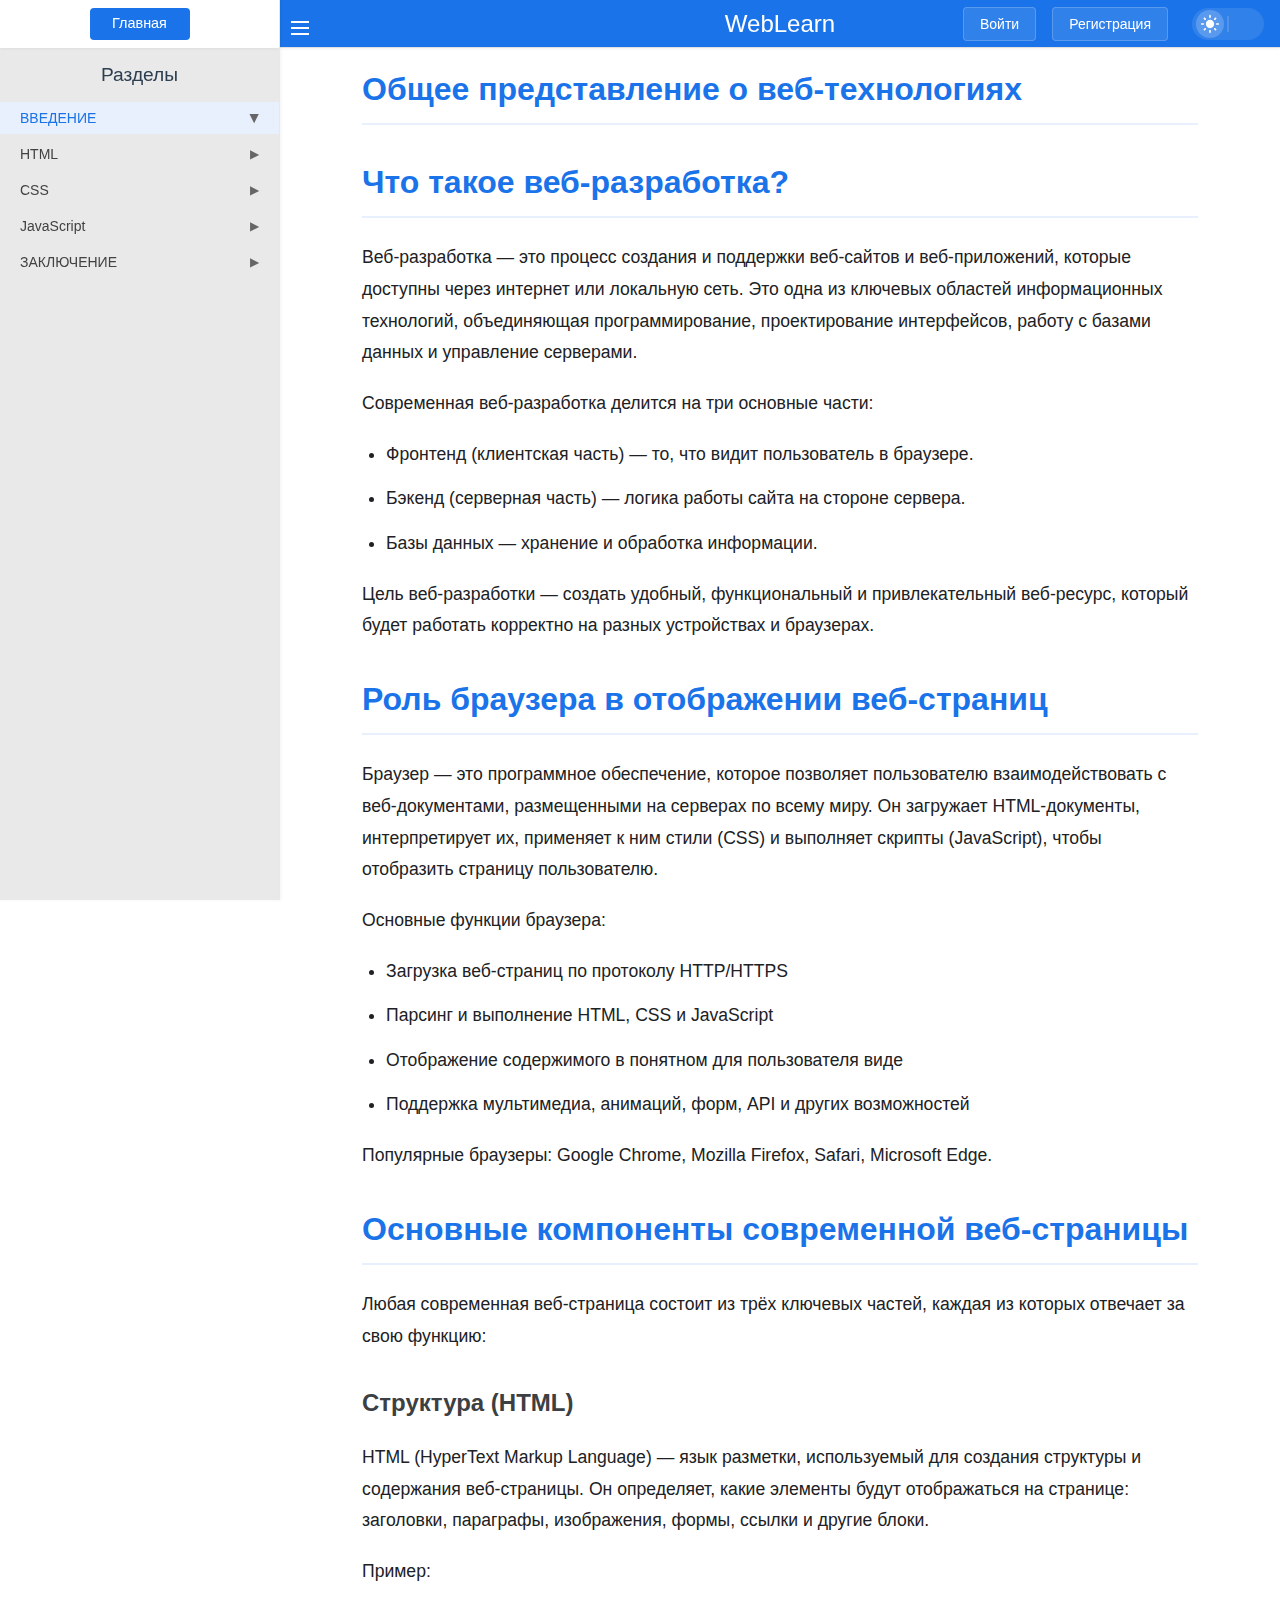
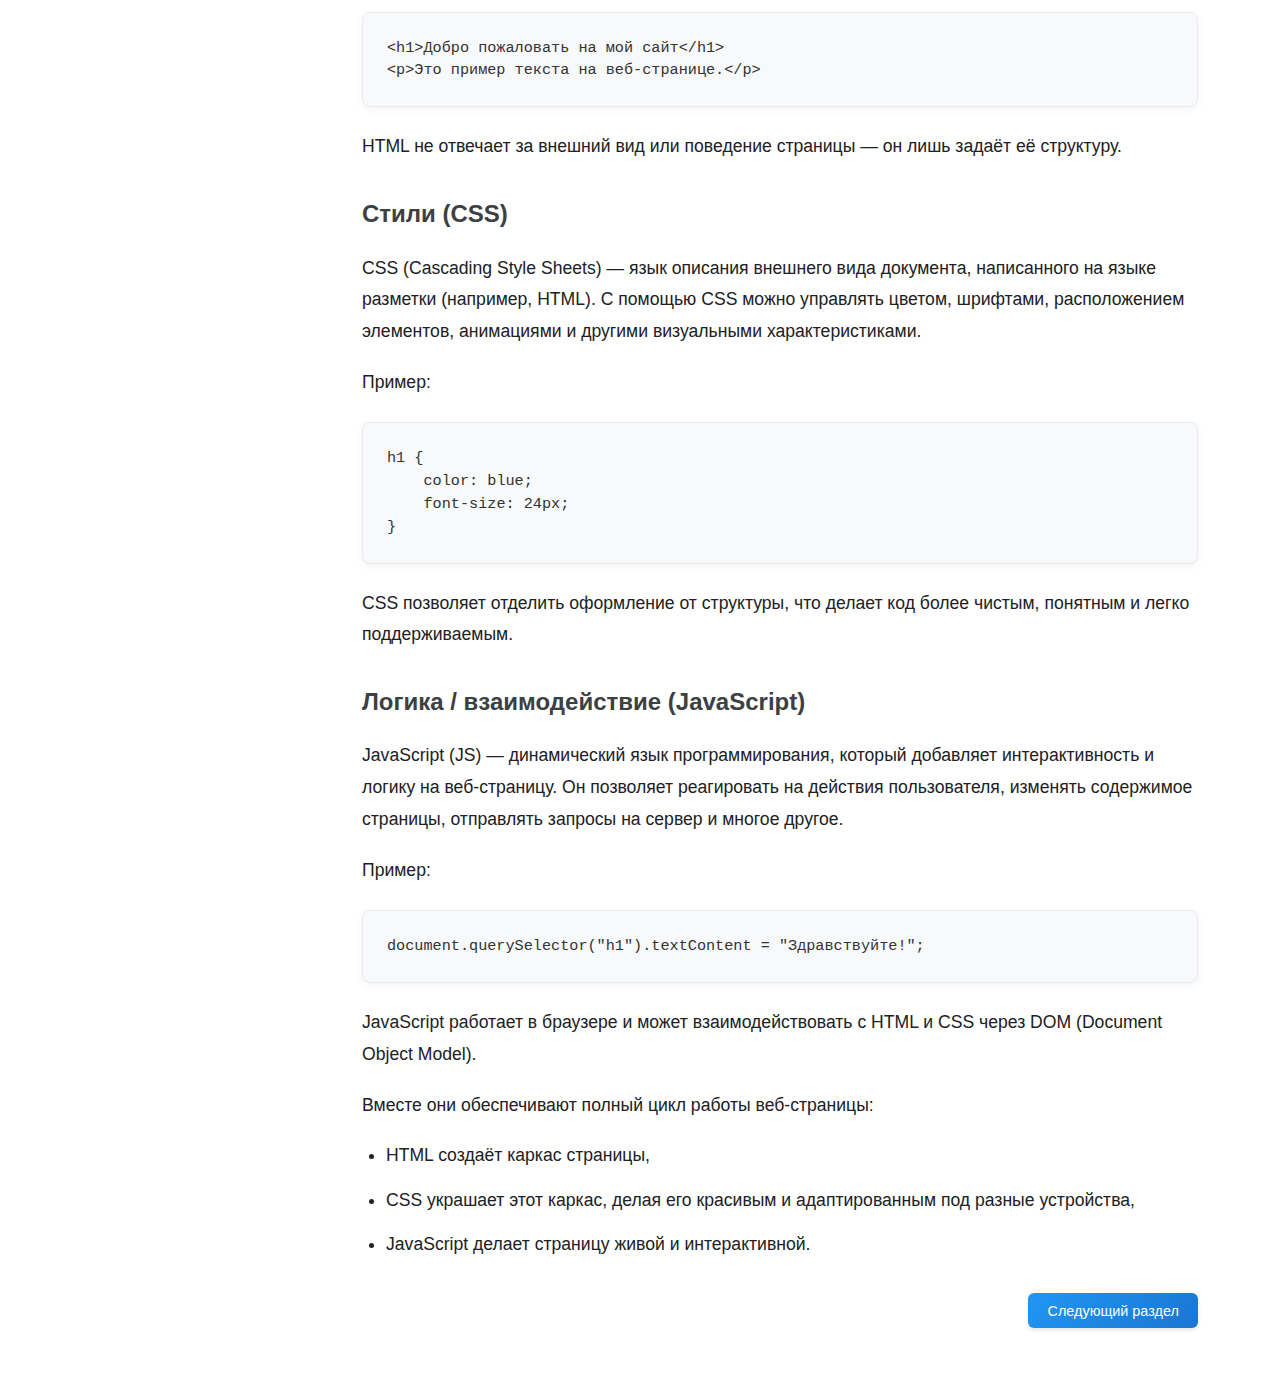
<file: index.html>
<!DOCTYPE html>
<html lang="ru">
	<head>
		<meta charset="UTF-8" />
		<meta name="viewport" content="width=device-width, initial-scale=1.0" />
		<title>WebLearn - Изучай веб-технологии</title>
		<link rel="icon" type="image/svg+xml" href="favicon.svg" />
		<link rel="icon" type="image/png" href="favicon.png" />
		<link rel="apple-touch-icon" href="apple-touch-icon.png" />
		<link rel="manifest" href="site.webmanifest" />
		<link rel="stylesheet" href="style.css" />
	</head>
	<body class="site">
		<div class="main-content">
			<aside id="sidebar" class="sidebar">
				<div class="sidebar-content">
					<div class="home-link">
						<a href="home.html">Главная</a>
					</div>
					<h2 class="sidebar-title">Разделы</h2>
					<ul id="category-list" class="category-list">
						<li><button data-category="introduction">ВВЕДЕНИЕ</button></li>
						<li><button data-category="html">HTML</button></li>
						<li><button data-category="css">CSS</button></li>
						<li><button data-category="js">JS</button></li>
						<li><button data-category="conclusion">ЗАКЛЮЧЕНИЕ</button></li>
					</ul>
					<div id="lessons-container" class="lessons-container">
						<h3 id="lesson-list-title" class="sidebar-subtitle"></h3>
						<div class="progress-container">
							<div class="progress-info">
								<span class="progress-label">Прогресс раздела:</span>
								<span id="progress-percent">0%</span>
							</div>
							<div class="progress-bar">
								<div class="progress-fill"></div>
							</div>
						</div>
						<ul id="lesson-list" class="lesson-list"></ul>
					</div>
				</div>
			</aside>

			<main class="main">
				<header class="header">
					<div class="container">
						<button id="toggle-sidebar" class="toggle-sidebar">
							<span class="icon-bar"></span>
							<span class="icon-bar"></span>
							<span class="icon-bar"></span>
						</button>
						<h1 class="logo">WebLearn</h1>
						<div class="auth-container">
							<div class="auth-buttons">
								<a href="auth.html" class="btn btn-login">Войти</a>
								<a href="auth.html?tab=register" class="btn btn-register"
									>Регистрация</a
								>
							</div>
							<button
								id="theme-toggle"
								class="theme-toggle"
								aria-label="Переключить тему"
							>
								<div class="theme-icon-container">
									<svg class="theme-icon sun" viewBox="0 0 24 24">
										<path
											d="M12 7c-2.76 0-5 2.24-5 5s2.24 5 5 5 5-2.24 5-5-2.24-5-5-5zM2 13h2c.55 0 1-.45 1-1s-.45-1-1-1H2c-.55 0-1 .45-1 1s.45 1 1 1zm18 0h2c.55 0 1-.45 1-1s-.45-1-1-1h-2c-.55 0-1 .45-1 1s.45 1 1 1zM11 2v2c0 .55.45 1 1 1s1-.45 1-1V2c0-.55-.45-1-1-1s-1 .45-1 1zm0 18v2c0 .55.45 1 1 1s1-.45 1-1v-2c0-.55-.45-1-1-1s-1 .45-1 1zM5.99 4.58c-.39-.39-1.03-.39-1.41 0-.39.39-.39 1.03 0 1.41l1.06 1.06c.39.39 1.03.39 1.41 0s.39-1.03 0-1.41L5.99 4.58zm12.37 12.37c-.39-.39-1.03-.39-1.41 0-.39.39-.39 1.03 0 1.41l1.06 1.06c.39.39 1.03.39 1.41 0 .39-.39.39-1.03 0-1.41l-1.06-1.06zm1.06-10.96c.39-.39.39-1.03 0-1.41-.39-.39-1.03-.39-1.41 0l-1.06 1.06c-.39.39-.39 1.03 0 1.41s1.03.39 1.41 0l1.06-1.06zM7.05 18.36c.39-.39.39-1.03 0-1.41-.39-.39-1.03-.39-1.41 0l-1.06 1.06c-.39.39-.39 1.03 0 1.41s1.03.39 1.41 0l1.06-1.06z"
										/>
									</svg>
								</div>
								<div class="theme-icon-container">
									<svg class="theme-icon moon" viewBox="0 0 24 24">
										<path
											d="M12 3c-4.97 0-9 4.03-9 9s4.03 9 9 9 9-4.03 9-9c0-.46-.04-.92-.1-1.36-.98 1.37-2.58 2.26-4.4 2.26-3.03 0-5.5-2.47-5.5-5.5 0-1.82.89-3.42 2.26-4.4-.44-.06-.9-.1-1.36-.1z"
										/>
									</svg>
								</div>
							</button>
						</div>
					</div>
				</header>

				<section id="lesson-content" class="lesson-viewer">
					<h2 id="lesson-title">Загрузка...</h2>
					<div id="lesson-body"></div>
					<pre style="display: none"><code id="lesson-code"></code></pre>
					<div class="navigation">
						<div class="nav-buttons">
							<div class="nav-left">
								<button id="prev-button" class="btn btn-secondary">
									❮ Назад
								</button>
								<button id="prev-category" class="btn btn-primary">
									⟵ Предыдущий раздел
								</button>
							</div>
							<span id="lesson-progress">Урок 1 из 2</span>
							<div class="nav-right">
								<button id="next-button" class="btn btn-secondary">
									Вперед ❯
								</button>
								<button id="next-category" class="btn btn-primary">
									Следующий раздел ⟶
								</button>
							</div>
						</div>
						<button id="mark-complete" class="btn btn-success">
							Отметить как выполненное
						</button>
					</div>
				</section>
			</main>
		</div>

		<script src="script.js"></script>
	</body>
</html>
</file>
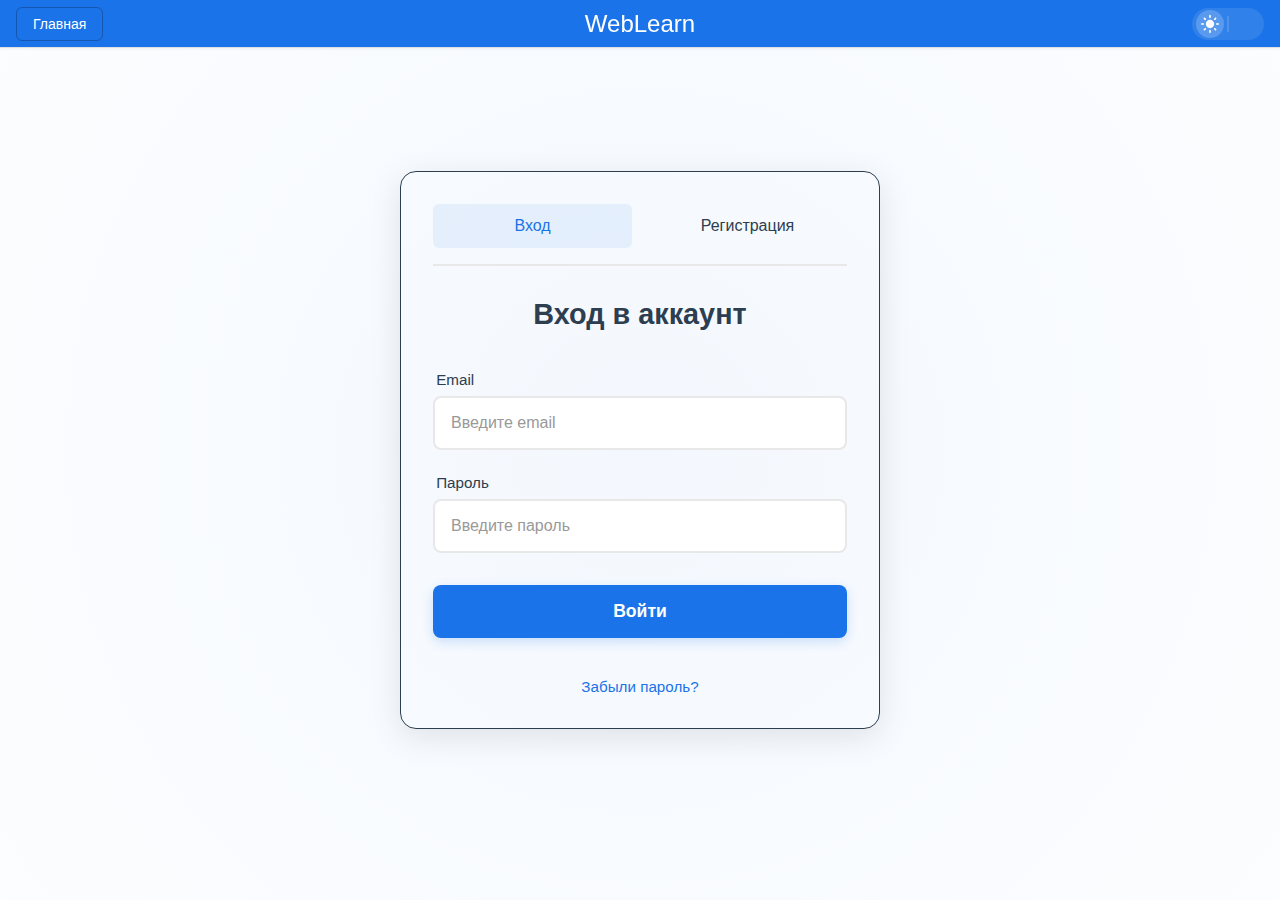
<file: auth.html>
<!DOCTYPE html>
<html lang="ru">
	<head>
		<meta charset="UTF-8" />
		<meta name="viewport" content="width=device-width, initial-scale=1.0" />
		<title>WebLearn - Авторизация</title>
		<link rel="stylesheet" href="style.css" />
		<link rel="stylesheet" href="auth.css" />
	</head>
	<body class="site">
		<header class="header">
			<div class="container">
				<a href="home.html" class="home-btn">Главная</a>
				<h1 class="logo">WebLearn</h1>
				<button
					id="theme-toggle"
					class="theme-toggle"
					aria-label="Переключить тему"
				>
					<div class="theme-icon-container">
						<svg class="theme-icon sun" viewBox="0 0 24 24">
							<path
								d="M12 7c-2.76 0-5 2.24-5 5s2.24 5 5 5 5-2.24 5-5-2.24-5-5-5zM2 13h2c.55 0 1-.45 1-1s-.45-1-1-1H2c-.55 0-1 .45-1 1s.45 1 1 1zm18 0h2c.55 0 1-.45 1-1s-.45-1-1-1h-2c-.55 0-1 .45-1 1s.45 1 1 1zM11 2v2c0 .55.45 1 1 1s1-.45 1-1V2c0-.55-.45-1-1-1s-1 .45-1 1zm0 18v2c0 .55.45 1 1 1s1-.45 1-1v-2c0-.55-.45-1-1-1s-1 .45-1 1zM5.99 4.58c-.39-.39-1.03-.39-1.41 0-.39.39-.39 1.03 0 1.41l1.06 1.06c.39.39 1.03.39 1.41 0s.39-1.03 0-1.41L5.99 4.58zm12.37 12.37c-.39-.39-1.03-.39-1.41 0-.39.39-.39 1.03 0 1.41l1.06 1.06c.39.39 1.03.39 1.41 0 .39-.39.39-1.03 0-1.41l-1.06-1.06zm1.06-10.96c.39-.39.39-1.03 0-1.41-.39-.39-1.03-.39-1.41 0l-1.06 1.06c-.39.39-.39 1.03 0 1.41s1.03.39 1.41 0l1.06-1.06zM7.05 18.36c.39-.39.39-1.03 0-1.41-.39-.39-1.03-.39-1.41 0l-1.06 1.06c-.39.39-.39 1.03 0 1.41s1.03.39 1.41 0l1.06-1.06z"
							/>
						</svg>
					</div>
					<div class="theme-icon-container">
						<svg class="theme-icon moon" viewBox="0 0 24 24">
							<path
								d="M12 3c-4.97 0-9 4.03-9 9s4.03 9 9 9 9-4.03 9-9c0-.46-.04-.92-.1-1.36-.98 1.37-2.58 2.26-4.4 2.26-3.03 0-5.5-2.47-5.5-5.5 0-1.82.89-3.42 2.26-4.4-.44-.06-.9-.1-1.36-.1z"
							/>
						</svg>
					</div>
				</button>
			</div>
		</header>

		<main class="auth-main">
			<div class="auth-container">
				<div class="auth-tabs">
					<button class="auth-tab active" data-tab="login">Вход</button>
					<button class="auth-tab" data-tab="register">Регистрация</button>
				</div>

				<div class="auth-forms">
					<!-- Форма входа -->
					<form id="login-form" class="auth-form active">
						<h2>Вход в аккаунт</h2>
						<div class="form-group">
							<label for="login-email">Email</label>
							<input
								type="email"
								id="login-email"
								name="email"
								required
								placeholder="Введите email"
							/>
						</div>
						<div class="form-group">
							<label for="login-password">Пароль</label>
							<input
								type="password"
								id="login-password"
								name="password"
								required
								placeholder="Введите пароль"
							/>
						</div>
						<button type="submit" class="btn btn-primary">Войти</button>
						<div class="form-footer">
							<a href="#" class="forgot-password">Забыли пароль?</a>
						</div>
					</form>

					<!-- Форма регистрации -->
					<form id="register-form" class="auth-form">
						<h2>Создание аккаунта</h2>
						<div class="form-group">
							<label for="register-name">Имя</label>
							<input
								type="text"
								id="register-name"
								name="name"
								required
								placeholder="Введите имя"
							/>
						</div>
						<div class="form-group">
							<label for="register-email">Email</label>
							<input
								type="email"
								id="register-email"
								name="email"
								required
								placeholder="Введите email"
							/>
						</div>
						<div class="form-group">
							<label for="register-password">Пароль</label>
							<input
								type="password"
								id="register-password"
								name="password"
								required
								placeholder="Придумайте пароль"
							/>
						</div>
						<div class="form-group">
							<label for="register-password-confirm"
								>Подтверждение пароля</label
							>
							<input
								type="password"
								id="register-password-confirm"
								name="password_confirmation"
								required
								placeholder="Повторите пароль"
							/>
						</div>
						<button type="submit" class="btn btn-primary">
							Зарегистрироваться
						</button>
					</form>
				</div>
			</div>
		</main>

		<script src="auth.js"></script>
	</body>
</html>
</file>
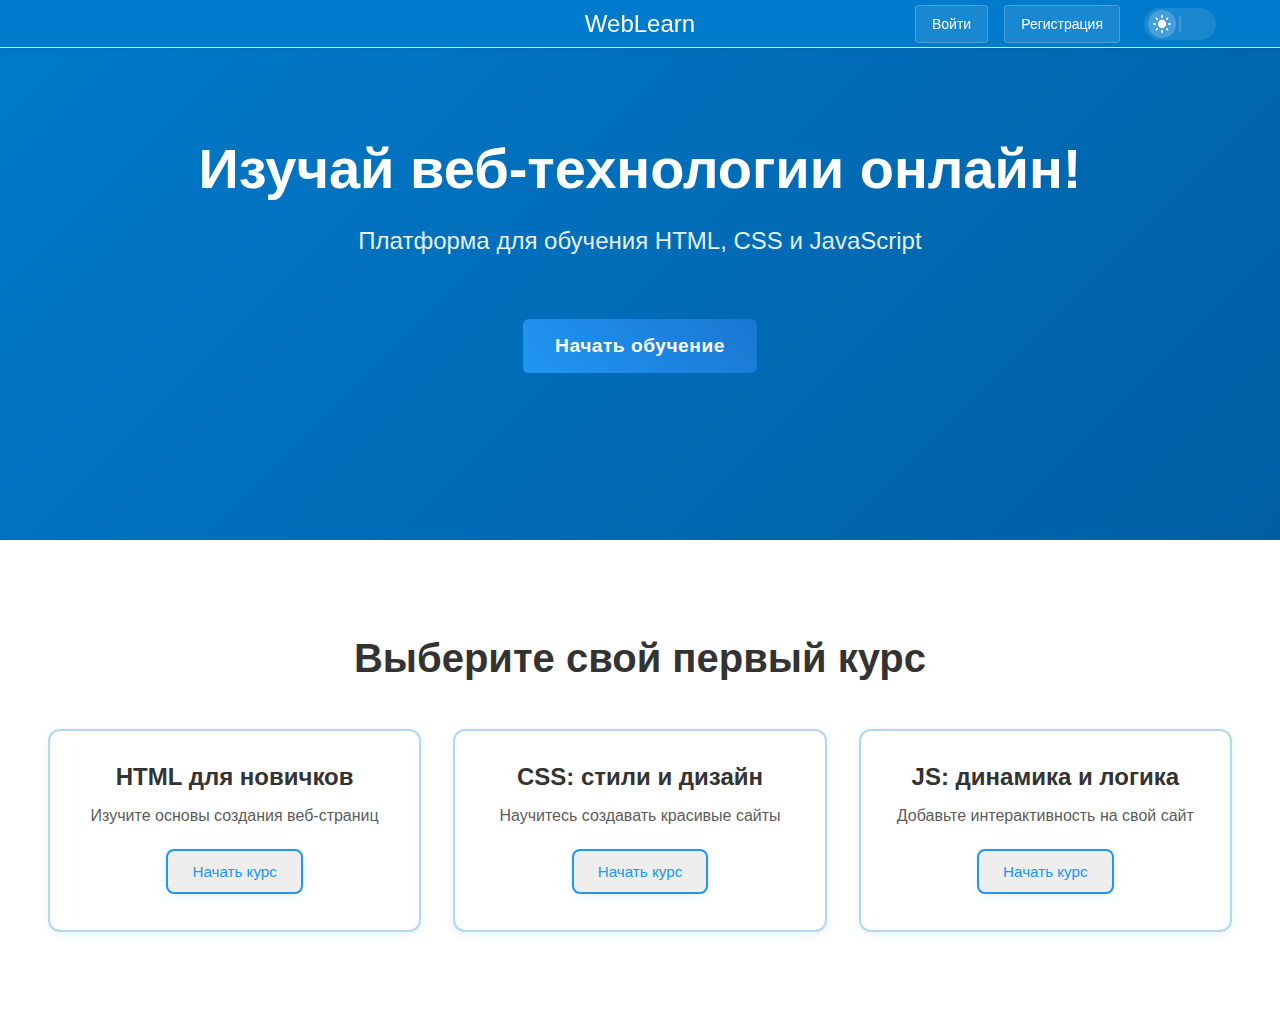
<file: home.html>
<!DOCTYPE html>
<html lang="ru">
	<head>
		<meta charset="UTF-8" />
		<meta name="viewport" content="width=device-width, initial-scale=1.0" />
		<title>WebLearn - Изучай веб-технологии</title>
		<link rel="stylesheet" href="style.css" />
		<link rel="stylesheet" href="home.css" />
	</head>
	<body class="site">
		<header class="header">
			<div class="container">
				<button class="toggle-sidebar" aria-label="Открыть меню">
					<span class="icon-bar"></span>
					<span class="icon-bar"></span>
					<span class="icon-bar"></span>
				</button>
				<h1 class="logo">WebLearn</h1>
				<div class="auth-container">
					<div class="auth-buttons">
						<button class="btn btn-login">Войти</button>
						<button class="btn btn-register">Регистрация</button>
					</div>
					<button
						id="theme-toggle"
						class="theme-toggle"
						aria-label="Переключить тему"
					>
						<div class="theme-icon-container">
							<svg class="theme-icon sun" viewBox="0 0 24 24">
								<path
									d="M12 7c-2.76 0-5 2.24-5 5s2.24 5 5 5 5-2.24 5-5-2.24-5-5-5zM2 13h2c.55 0 1-.45 1-1s-.45-1-1-1H2c-.55 0-1 .45-1 1s.45 1 1 1zm18 0h2c.55 0 1-.45 1-1s-.45-1-1-1h-2c-.55 0-1 .45-1 1s.45 1 1 1zM11 2v2c0 .55.45 1 1 1s1-.45 1-1V2c0-.55-.45-1-1-1s-1 .45-1 1zm0 18v2c0 .55.45 1 1 1s1-.45 1-1v-2c0-.55-.45-1-1-1s-1 .45-1 1zM5.99 4.58c-.39-.39-1.03-.39-1.41 0-.39.39-.39 1.03 0 1.41l1.06 1.06c.39.39 1.03.39 1.41 0s.39-1.03 0-1.41L5.99 4.58zm12.37 12.37c-.39-.39-1.03-.39-1.41 0-.39.39-.39 1.03 0 1.41l1.06 1.06c.39.39 1.03.39 1.41 0 .39-.39.39-1.03 0-1.41l-1.06-1.06zm1.06-10.96c.39-.39.39-1.03 0-1.41-.39-.39-1.03-.39-1.41 0l-1.06 1.06c-.39.39-.39 1.03 0 1.41s1.03.39 1.41 0l1.06-1.06zM7.05 18.36c.39-.39.39-1.03 0-1.41-.39-.39-1.03-.39-1.41 0l-1.06 1.06c-.39.39-.39 1.03 0 1.41s1.03.39 1.41 0l1.06-1.06z"
								/>
							</svg>
						</div>
						<div class="theme-icon-container">
							<svg class="theme-icon moon" viewBox="0 0 24 24">
								<path
									d="M12 3c-4.97 0-9 4.03-9 9s4.03 9 9 9 9-4.03 9-9c0-.46-.04-.92-.1-1.36-.98 1.37-2.58 2.26-4.4 2.26-3.03 0-5.5-2.47-5.5-5.5 0-1.82.89-3.42 2.26-4.4-.44-.06-.9-.1-1.36-.1z"
								/>
							</svg>
						</div>
					</button>
				</div>
			</div>
		</header>

		<main class="home-main">
			<section class="hero">
				<div class="hero-content">
					<h1 class="hero-title">Изучай веб-технологии онлайн!</h1>
					<p class="hero-description">
						Платформа для обучения HTML, CSS и JavaScript
					</p>
					<a
						href="index.html"
						class="btn btn-primary btn-large start-learning-btn"
						>Начать обучение</a
					>
				</div>
			</section>

			<section class="courses-preview">
				<h2 class="section-title">Выберите свой первый курс</h2>
				<div class="courses-grid">
					<div class="course-card">
						<h3>HTML для новичков</h3>
						<p>Изучите основы создания веб-страниц</p>
						<a href="index.html#html" class="btn btn-secondary action-button"
							>Начать курс</a
						>
					</div>
					<div class="course-card">
						<h3>CSS: стили и дизайн</h3>
						<p>Научитесь создавать красивые сайты</p>
						<a href="index.html#css" class="btn btn-secondary action-button"
							>Начать курс</a
						>
					</div>
					<div class="course-card">
						<h3>JS: динамика и логика</h3>
						<p>Добавьте интерактивность на свой сайт</p>
						<a href="index.html#js" class="btn btn-secondary action-button"
							>Начать курс</a
						>
					</div>
				</div>
			</section>
		</main>

		<footer class="footer">
			<div class="container">
				<div class="footer-content">
					<div class="footer-copyright">© 2025 WebLearn</div>
					<nav class="footer-nav">
						<ul class="footer-links">
							<li><a href="#">Курсы</a></li>
							<li><a href="#">О нас</a></li>
							<li><a href="#">Контакты</a></li>
							<li><a href="#">Политика</a></li>
						</ul>
					</nav>
				</div>
			</div>
		</footer>

		<script src="home.js"></script>
	</body>
</html>
</file>
<file: style.css>
* {
	margin: 0;
	padding: 0;
	box-sizing: border-box;
}

body.site {
	min-height: 100vh;
	font-family: 'Segoe UI', sans-serif;
	background-color: var(--bg-color);
	color: var(--text-color);
	margin: 0;
	padding: 0;
}

.container {
	width: 100%;
	max-width: 1400px;
	margin: 0 auto;
	display: grid;
	grid-template-columns: auto 1fr auto;
	align-items: center;
	gap: 2rem;
	padding: 0 2rem;
	position: relative;
	height: 100%;
}

.header {
	background-color: var(--header-bg);
	border-bottom: 1px solid var(--border-color);
	padding: 0;
	height: 48px;
	display: flex;
	align-items: center;
	position: fixed;
	top: 0;
	left: 0;
	right: 0;
	z-index: 999;
	transition: left 0.3s ease;
}

.header .container {
	display: flex;
	align-items: center;
	justify-content: space-between;
	padding: 0 1rem;
	max-width: 1400px;
	margin: 0 auto;
	width: 100%;
	height: 100%;
	position: relative;
}

.header .logo {
	position: absolute;
	left: 50%;
	transform: translateX(-50%);
	margin: 0;
	color: var(--header-text);
}

.header .auth-container {
	margin-left: auto;
	display: flex;
	align-items: center;
	gap: 1rem;
}

.logo {
	font-size: 1.5rem;
	font-weight: 500;
	color: var(--header-text);
	margin: 0;
	white-space: nowrap;
}

.toggle-sidebar {
	position: fixed;
	left: 0;
	top: 8px;
	background: none;
	border: none;
	cursor: pointer;
	padding: 0.5rem;
	display: flex;
	flex-direction: column;
	justify-content: center;
	align-items: center;
	width: 40px;
	height: 40px;
	z-index: 1001;
	transition: left 0.3s ease;
}

.toggle-sidebar .icon-bar {
	display: block;
	width: 18px;
	height: 2px;
	background-color: var(--header-text);
	margin: 2px 0;
	transition: all 0.3s ease;
}

.toggle-sidebar:hover {
	background-color: transparent;
}

.toggle-sidebar:hover .icon-bar {
	width: 20px;
}

.sidebar.open ~ .main .toggle-sidebar {
	left: 280px;
}

/* Когда сайдбар закрыт */
.sidebar:not(.open) + .main .toggle-sidebar {
	left: 0;
}

/* Стили для мобильных устройств */
@media (max-width: 960px) {
	.toggle-sidebar {
		top: 8px;
	}

	.sidebar.open ~ .main .toggle-sidebar {
		left: 0;
	}

	.container {
		padding: 0 1rem;
		gap: 1rem;
	}

	.logo {
		margin-left: 0;
		font-size: 1.2rem;
	}

	.nav-list {
		gap: 1.5rem;
	}

	.auth-container {
		gap: 0.75rem;
	}

	.header .container {
		padding: 0 1rem;
	}

	.header .logo {
		position: static;
		transform: none;
	}

	.header .toggle-sidebar {
		margin-right: 0;
	}

	.header .auth-container {
		margin-left: 0;
	}
}

.main-content {
	display: flex;
	min-height: 100vh;
	position: relative;
}

/* Основной контент */
.main {
	margin-left: 0;
	transition: margin-left 0.3s ease;
	min-height: 100vh;
	padding-top: 0;
	width: 100%;
	background-color: var(--main-bg);
	color: var(--text-color);
}

.main.sidebar-open {
	margin-left: 280px;
}

/* Контент урока */
.lesson-viewer {
	padding: 2rem;
	max-width: 900px;
	margin: 0 auto;
	background-color: var(--main-bg);
	line-height: 1.6;
}

.lesson-viewer h2 {
	color: var(--text-color);
	margin: 2rem 0 1.5rem;
	font-size: 2rem;
	border-bottom: 2px solid var(--border-color);
	padding-bottom: 0.5rem;
}

.lesson-viewer h3 {
	color: var(--text-color);
	margin: 2rem 0 1rem;
	font-size: 1.5rem;
}

.lesson-viewer p {
	margin: 1.2rem 0;
	font-size: 1.1rem;
	line-height: 1.8;
}

.lesson-viewer ul {
	list-style: disc outside;
	margin: 1.2rem 0 1.2rem 1.5rem;
	line-height: 1.8;
}

.lesson-viewer li {
	margin: 0.8rem 0;
	font-size: 1.1rem;
}

.lesson-viewer pre {
	background-color: #f8f9fa;
	border: 2px solid #808080;
	border-radius: 4px;
	padding: 1rem;
	margin: 1rem 0;
	overflow-x: auto;
	position: relative;
	white-space: pre-wrap;
}

.lesson-viewer pre code {
	font-family: 'Consolas', 'Monaco', monospace;
	font-size: 0.95rem;
	line-height: 1.4;
	display: block;
	color: #333;
}

.lesson-viewer code:not(pre code) {
	border: 1px solid var(--border-color);
	border-radius: 3px;
	padding: 2px 4px;
	font-size: 0.9em;
	color: #d32f2f;
	font-family: 'Consolas', 'Monaco', monospace;
	background: transparent;
}

/* Удаляем стили для example-result, так как они скрывают код */
.example-result {
	display: none;
}

/* Добавляем стили для подсветки синтаксиса */
.lesson-viewer pre code .tag {
	color: #0000ff;
}

.lesson-viewer pre code .attribute {
	color: #e6550d;
}

.lesson-viewer pre code .string {
	color: #2ca02c;
}

.lesson-viewer pre code .comment {
	color: #999;
	font-style: italic;
}

/* Добавляем стили для темной темы */
[data-theme='dark'] .lesson-viewer pre {
	background-color: #1e1e1e;
	border-color: #404040;
}

[data-theme='dark'] .lesson-viewer pre code {
	color: #d4d4d4;
}

[data-theme='dark'] .lesson-viewer pre code .tag {
	color: #569cd6;
}

[data-theme='dark'] .lesson-viewer pre code .attribute {
	color: #9cdcfe;
}

[data-theme='dark'] .lesson-viewer pre code .string {
	color: #ce9178;
}

[data-theme='dark'] .lesson-viewer pre code .comment {
	color: #6a9955;
}

/* Скрываем пустой блок с кодом */
.lesson-viewer pre:empty {
	display: none;
}

#lesson-code:empty {
	display: none;
}

#lesson-code:empty + .navigation {
	margin-top: 0;
}

.nav-left,
.nav-right {
	position: relative;
}

.nav-left button,
.nav-right button {
	position: relative;
}

.nav-left button {
	left: 0;
}

.nav-right button {
	right: 0;
}

.nav-left button:not(:only-child):not(.active),
.nav-right button:not(:only-child):not(.active) {
	opacity: 0;
	pointer-events: none;
}

.nav-left #prev-button,
.nav-right #next-button {
	z-index: 2;
}

.nav-left #prev-category,
.nav-right #next-category {
	z-index: 1;
}

.btn {
	padding: 0.6rem 1rem;
	border-radius: 5px;
	font-weight: 500;
	cursor: pointer;
	border: none;
	transition: all 0.2s ease;
	white-space: nowrap;
}

.btn:disabled {
	opacity: 0.5;
	cursor: not-allowed;
}

.btn-success {
	background: var(--btn-success-bg);
	color: white;
	padding: 0.8rem 1.5rem;
	font-size: 1rem;
	border-radius: 6px;
	align-self: flex-end;
	transition: all 0.3s ease;
	border: none;
	cursor: pointer;
}

.btn-success:disabled {
	opacity: 0.7;
	cursor: not-allowed;
	background-color: #28a745;
}

.btn-success:hover:not(:disabled) {
	background: var(--btn-success-hover);
	transform: translateY(-2px);
}

.btn-primary,
.btn-secondary {
	padding: 0.8rem 1.5rem;
	border-radius: 6px;
	font-size: 0.95rem;
	transition: all 0.3s ease;
	border: none;
	cursor: pointer;
}

.btn-primary {
	background: var(--btn-primary-bg);
	color: white;
}

.btn-primary:hover:not(:disabled) {
	background: var(--btn-primary-hover);
	transform: translateY(-2px);
}

.btn-secondary {
	background: var(--btn-secondary-bg);
	color: var(--text-color);
}

.btn-secondary:hover:not(:disabled) {
	background: var(--btn-secondary-hover);
	transform: translateY(-2px);
}

.btn:disabled {
	opacity: 0.5;
	cursor: not-allowed;
	transform: none !important;
}

/* Обновленные стили для сайдбара */
.sidebar {
	position: fixed;
	top: 0;
	left: -280px;
	width: 280px;
	height: 100vh;
	background-color: var(--sidebar-bg);
	transition: left 0.3s ease;
	overflow-y: auto;
	z-index: 1000;
	padding: 0;
}

.sidebar.open {
	left: 0;
}

.category-list {
	list-style: none;
	padding: 0;
	margin: 0;
}

.category-list > li {
	margin-bottom: 4px;
}

.category-list button {
	width: 100%;
	text-align: left;
	padding: 8px 20px;
	background: none;
	border: none;
	color: #0098ff;
	font-size: 14px;
	cursor: pointer;
	display: flex;
	align-items: center;
	justify-content: space-between;
	transition: background-color 0.2s;
}

.category-list button::after {
	content: '▶';
	font-size: 12px;
	transform: rotate(0deg);
	transition: transform 0.3s ease;
	color: #666;
}

.category-list button.active::after {
	transform: rotate(90deg);
}

.category-list button:hover {
	background-color: #2a2a2a;
}

.category-list button.active {
	background-color: #2a2a2a;
}

.progress-container {
	margin: 8px 20px;
	padding: 8px 0;
}

.progress-info {
	display: flex;
	justify-content: space-between;
	align-items: center;
	margin-bottom: 8px;
	font-size: 12px;
	color: #cccccc;
}

.progress-bar {
	height: 4px;
	background-color: #3c3c3c;
	border-radius: 2px;
	overflow: hidden;
}

.progress-fill {
	height: 100%;
	background-color: #89d185;
	transition: width 0.3s ease;
}

.lesson-list {
	list-style: none;
	padding: 0;
	margin: 0;
}

.lesson-list button {
	width: 100%;
	text-align: left;
	padding: 8px 20px;
	background: none;
	border: none;
	color: #cccccc;
	font-size: 14px;
	cursor: pointer;
	display: flex;
	align-items: center;
	justify-content: space-between;
	transition: background-color 0.2s;
	position: relative;
}

.lesson-list button:hover {
	background-color: #2a2a2a;
}

.lesson-list button.active {
	background-color: #37373d;
	color: #0098ff;
}

/* Убираем зеленый цвет для пройденных уроков */
.lesson-list button.completed {
	color: #cccccc;
}

.lesson-status {
	display: inline-flex;
	align-items: center;
	justify-content: center;
	width: 16px;
	height: 16px;
	font-size: 14px;
	margin-left: 8px;
	color: #89d185;
}

/* Шапка */
.main.sidebar-open .header {
	left: 280px;
}

@media (max-width: 960px) {
	.sidebar {
		left: -100%;
		width: 100%;
		max-width: 320px;
		z-index: 1001;
		box-shadow: 2px 0 8px rgba(0, 0, 0, 0.2);
	}

	.sidebar.open {
		left: 0;
	}

	.main.sidebar-open {
		margin-left: 0;
	}

	.main.sidebar-open .header {
		left: 0;
	}

	.toggle-sidebar {
		display: flex;
		left: 0.5rem;
		top: 0.5rem;
	}

	.category-list button {
		padding: 0.7rem 1rem;
		font-size: 0.95rem;
	}

	.lesson-list button {
		padding: 0.7rem 1rem;
		font-size: 0.95rem;
	}

	.progress-container {
		margin: 0.5rem 1rem;
	}

	.progress-info {
		font-size: 0.9rem;
	}
}

@media (max-width: 480px) {
	.sidebar {
		max-width: 280px;
	}

	.category-list button {
		padding: 0.6rem 0.8rem;
		font-size: 0.9rem;
	}

	.lesson-list button {
		padding: 0.6rem 0.8rem;
		font-size: 0.9rem;
	}

	.progress-container {
		margin: 0.4rem 0.8rem;
	}

	.progress-info {
		font-size: 0.85rem;
	}

	.toggle-sidebar {
		left: 0.3rem;
		top: 0.3rem;
	}

	.toggle-sidebar .icon-bar {
		width: 16px;
		height: 2px;
	}
}

/* Переменные для светлой темы */
:root {
	--bg-color: #ffffff;
	--main-bg: #ffffff;
	--text-color: #2c3e50;
	--sidebar-bg: #e9e9e9;
	--header-bg: #1a73e8;
	--header-text: #ffffff;
	--border-color: #e8e8e8;
	--hover-bg: rgba(26, 115, 232, 0.08);
	--active-bg: #1a73e8;
	--active-text: #ffffff;
	--link-color: #1a73e8;
	--sidebar-text: #424242;
	--sidebar-hover: #dedede;
	--sidebar-active: #e8f0fe;
	--sidebar-active-text: #1a73e8;
}

/* Переменные для темной темы */
[data-theme='dark'] {
	--bg-color: #1a1a1a;
	--main-bg: #1a1a1a;
	--text-color: #e0e0e0;
	--sidebar-bg: #242424;
	--header-bg: #1a1a1a;
	--header-text: #ffffff;
	--border-color: #333333;
	--hover-bg: rgba(255, 255, 255, 0.1);
	--active-bg: #1a73e8;
	--active-text: #ffffff;
	--link-color: #64b5f6;
	--progress-bg: #333333;
	--progress-fill: #64b5f6;
	--scroll-thumb-bg: #404040;
	--scroll-thumb-hover-bg: #4a4a4a;
	--completed-bg: rgba(76, 175, 80, 0.15);
	--completed-color: #81c784;
	--shadow-color: rgba(0, 0, 0, 0.3);
}

[data-theme='light'] {
	--btn-primary-bg: #007acc;
	--btn-primary-hover: #005fa3;
	--btn-secondary-bg: #eee;
	--btn-secondary-hover: #ddd;
	--btn-success-bg: #4caf50;
	--btn-success-hover: #3d8b40;
	--scroll-track-bg: #f0f0f0;
	--scroll-thumb-bg: #d0d0d0;
	--scroll-thumb-hover-bg: #a0a0a0;
}

/* Основные стили */
body {
	background-color: var(--bg-color);
	color: var(--text-color);
	transition: background-color 0.3s, color 0.3s;
}

.header {
	background-color: var(--header-bg);
	border-bottom: 1px solid var(--border-color);
}

.sidebar {
	background-color: var(--sidebar-bg);
	border-right: 1px solid var(--border-color);
}

pre {
	background-color: var(--code-bg);
	border: 1px solid var(--border-color);
}

/* Стили для переключателя темы */
.theme-toggle {
	background: none;
	border: none;
	cursor: pointer;
	padding: 4px;
	color: var(--header-text);
	display: flex;
	align-items: center;
	gap: 8px;
	background: rgba(255, 255, 255, 0.1);
	border-radius: 20px;
	position: relative;
	min-width: 64px;
	height: 32px;
	margin-left: 0.5rem;
}

.theme-toggle:hover {
	background: rgba(255, 255, 255, 0.15);
}

.theme-icon {
	width: 20px;
	height: 20px;
	fill: currentColor;
	transition: all 0.3s ease;
	position: relative;
	z-index: 2;
}

/* Разделительная линия */
.theme-toggle::after {
	content: '';
	position: absolute;
	top: 50%;
	left: 50%;
	transform: translate(-50%, -50%);
	width: 1px;
	height: 16px;
	background-color: rgba(255, 255, 255, 0.3);
}

/* Контейнеры для иконок */
.theme-icon-container {
	display: flex;
	align-items: center;
	justify-content: center;
	width: 28px;
	height: 28px;
	position: relative;
	transition: all 0.3s ease;
}

/* Активная иконка */
.theme-icon-container.active {
	background: rgba(255, 255, 255, 0.2);
	border-radius: 50%;
}

/* Правила отображения иконок */
[data-theme='dark'] .theme-icon.sun,
[data-theme='light'] .theme-icon.moon {
	display: none;
}

/* Дополнительные стили для темной темы */
[data-theme='dark'] .btn {
	border-color: var(--border-color);
}

[data-theme='dark'] .progress-bar {
	background-color: #404040;
}

[data-theme='dark'] .category-list button:hover,
[data-theme='dark'] .lesson-list button:hover {
	background-color: #404040;
}

.btn-primary {
	background: var(--btn-primary-bg);
	color: white;
}

.btn-primary:hover:not(:disabled) {
	background: var(--btn-primary-hover);
}

.btn-secondary {
	background: var(--btn-secondary-bg);
	color: var(--text-color);
}

.btn-secondary:hover:not(:disabled) {
	background: var(--btn-secondary-hover);
}

.btn-success {
	background: var(--btn-success-bg);
	color: white;
	padding: 0.8rem 1.5rem;
	font-size: 1rem;
	border-radius: 6px;
	align-self: flex-end;
	transition: all 0.3s ease;
	border: none;
	cursor: pointer;
}

.btn-success:hover:not(:disabled) {
	background: var(--btn-success-hover);
	transform: translateY(-2px);
}

/* Стили для навигационных кнопок */
.navigation {
	display: flex;
	flex-direction: column;
	width: 100%;
	margin-top: 2rem;
}

.nav-buttons {
	display: flex;
	justify-content: space-between;
	align-items: center;
	width: 100%;
	gap: 1.5rem;
	margin-bottom: 1rem;
}

.nav-left,
.nav-right {
	display: flex;
	gap: 0.5rem;
	min-width: 140px;
}

.nav-left {
	justify-content: flex-start;
}

.nav-right {
	justify-content: flex-end;
}

#lesson-progress {
	text-align: center;
	flex: 0 1 auto;
	font-size: 0.9rem;
	color: var(--text-color);
	font-weight: 500;
	opacity: 0.9;
	padding: 0.4rem 1.2rem;
	border-radius: 4px;
	background: rgba(33, 150, 243, 0.1);
	margin: 0 1rem;
	min-width: 120px;
	display: inline-block;
}

.nav-left button,
.nav-right button {
	display: none;
	padding: 0.6rem 1.2rem;
	font-size: 0.9rem;
	font-weight: 500;
	border-radius: 6px;
	transition: all 0.3s ease;
	white-space: nowrap;
	border: none;
	box-shadow: 0 2px 4px rgba(0, 0, 0, 0.1);
	min-width: 140px;
}

.nav-left button.active,
.nav-right button.active {
	display: flex;
	align-items: center;
	justify-content: center;
	gap: 0.5rem;
}

#mark-complete {
	align-self: flex-end;
	margin-top: 1rem;
	background-color: #4caf50;
	color: white;
	padding: 0.5rem 1rem;
	font-size: 0.9rem;
	border-radius: 4px;
	border: none;
	cursor: pointer;
	transition: all 0.3s ease;
	min-width: 120px;
}

/* Адаптивность для мобильных устройств */
@media (max-width: 768px) {
	.nav-buttons {
		flex-direction: column;
		gap: 0.8rem;
		align-items: stretch;
	}

	.nav-left,
	.nav-right {
		width: 100%;
		flex-direction: column;
	}

	.nav-left button,
	.nav-right button {
		width: 100%;
		justify-content: center;
	}

	#lesson-progress {
		order: -1;
		margin: 0 0 0.8rem 0;
		width: 100%;
	}

	#mark-complete {
		width: 100%;
		align-self: stretch;
		margin-top: 0.8rem;
	}
}

/* Анимации при наведении */
.nav-left button,
.nav-right button,
#mark-complete {
	position: relative;
	overflow: hidden;
}

.nav-left button::after,
.nav-right button::after,
#mark-complete::after {
	content: '';
	position: absolute;
	top: 50%;
	left: 50%;
	width: 0;
	height: 0;
	background: rgba(255, 255, 255, 0.2);
	border-radius: 50%;
	transform: translate(-50%, -50%);
	transition: width 0.6s, height 0.6s;
}

.nav-left button:hover::after,
.nav-right button:hover::after,
#mark-complete:hover::after {
	width: 300%;
	height: 300%;
}

/* Стили для шапки */
.header .container {
	display: flex;
	align-items: center;
	justify-content: space-between;
	padding: 0 1rem;
	max-width: 1400px;
	margin: 0 auto;
}

.header .logo {
	position: absolute;
	left: 50%;
	transform: translateX(-50%);
	margin: 0;
	z-index: 1;
}

.header .toggle-sidebar {
	justify-self: end;
	position: fixed;
	left: 0;
}

.header .auth-container {
	justify-self: end;
	display: flex;
	align-items: center;
	gap: 1rem;
}

@media (max-width: 960px) {
	.header {
		height: 56px;
	}

	.header .container {
		padding: 0 0.75rem;
		gap: 0.5rem;
	}

	.logo {
		font-size: 1.2rem;
		margin-left: 2.5rem;
	}

	.auth-buttons {
		gap: 0.5rem;
	}

	.auth-buttons .btn {
		padding: 6px 12px;
		font-size: 13px;
	}

	.theme-toggle {
		min-width: 56px;
		height: 28px;
	}

	.theme-icon {
		width: 18px;
		height: 18px;
	}
}

@media (max-width: 480px) {
	.header .container {
		padding: 0 0.5rem;
	}

	.logo {
		font-size: 1.1rem;
		margin-left: 2rem;
	}

	.auth-buttons {
		gap: 0.25rem;
	}

	.auth-buttons .btn {
		padding: 5px 10px;
		font-size: 12px;
	}

	.theme-toggle {
		min-width: 48px;
		height: 24px;
	}

	.theme-icon {
		width: 16px;
		height: 16px;
	}
}

/* Активные кнопки навигации */
.nav-left button.active,
.nav-right button.active {
	display: block;
	opacity: 1;
	pointer-events: auto;
}

.nav-left button:not(.active),
.nav-right button:not(.active) {
	display: none;
}

[data-theme='light'] .auth-buttons .btn:hover {
	background-color: var(--btn-hover-bg);
	border-color: var(--btn-hover-border);
}

[data-theme='dark'] .auth-buttons .btn:hover {
	background-color: var(--btn-hover-bg);
	border-color: var(--btn-hover-border);
}

.home-link .btn:hover {
	background-color: var(--btn-hover-bg);
	color: var(--btn-hover-text);
}

/* Стили для тестов */
.test-container {
	max-width: 800px;
	margin: 2rem auto;
	padding: 2rem;
	background: var(--main-bg);
	border-radius: 12px;
	box-shadow: 0 4px 20px var(--shadow-color);
}

.question {
	margin-bottom: 2.5rem;
	padding: 1.5rem;
	border: 2px solid var(--border-color);
	border-radius: 12px;
	background: var(--bg-color);
	transition: all 0.3s ease;
}

.question:hover {
	transform: translateY(-2px);
	box-shadow: 0 4px 12px var(--shadow-color);
}

.question p {
	margin-bottom: 1.5rem;
	font-size: 1.2rem;
	color: var(--text-color);
	font-weight: 500;
}

.options {
	display: flex;
	flex-direction: column;
	gap: 1rem;
}

.options label {
	display: flex;
	align-items: center;
	gap: 1rem;
	cursor: pointer;
	padding: 1rem 1.5rem;
	border-radius: 8px;
	border: 1px solid var(--border-color);
	transition: all 0.2s ease;
	background: var(--main-bg);
}

.options label:hover {
	background-color: var(--hover-bg);
	border-color: var(--link-color);
}

/* Стилизация радио-кнопок */
.options input[type='radio'] {
	appearance: none;
	-webkit-appearance: none;
	width: 20px;
	height: 20px;
	border: 2px solid var(--border-color);
	border-radius: 50%;
	outline: none;
	cursor: pointer;
	position: relative;
	transition: all 0.2s ease;
}

.options input[type='radio']:checked {
	border-color: var(--link-color);
	background: var(--link-color);
}

.options input[type='radio']:checked::after {
	content: '';
	position: absolute;
	top: 50%;
	left: 50%;
	transform: translate(-50%, -50%);
	width: 8px;
	height: 8px;
	background: white;
	border-radius: 50%;
}

.check-test {
	margin-top: 2.5rem;
	width: 100%;
	padding: 1rem;
	font-size: 1.1rem;
	font-weight: 500;
	border-radius: 8px;
	background: var(--link-color);
	color: white;
	border: none;
	cursor: pointer;
	transition: all 0.3s ease;
}

.check-test:hover {
	transform: translateY(-2px);
	box-shadow: 0 4px 12px rgba(74, 144, 226, 0.3);
}

.test-results {
	margin-top: 2rem;
	padding: 1.5rem;
	border-radius: 12px;
	font-size: 1.1rem;
	font-weight: 500;
	text-align: center;
	opacity: 0;
	transform: translateY(20px);
	transition: all 0.5s ease;
}

.test-results.success {
	background-color: rgba(76, 175, 80, 0.1);
	color: #4caf50;
	border: 2px solid #4caf50;
	opacity: 1;
	transform: translateY(0);
}

.test-results.error {
	background-color: rgba(244, 67, 54, 0.1);
	color: #f44336;
	border: 2px solid #f44336;
	opacity: 1;
	transform: translateY(0);
}

.question.correct {
	border-color: #4caf50;
	background-color: rgba(76, 175, 80, 0.05);
	animation: correctAnswer 0.5s ease;
}

.question.incorrect {
	border-color: #f44336;
	background-color: rgba(244, 67, 54, 0.05);
	animation: incorrectAnswer 0.5s ease;
}

@keyframes correctAnswer {
	0% {
		transform: translateX(-10px);
		opacity: 0.5;
	}
	100% {
		transform: translateX(0);
		opacity: 1;
	}
}

@keyframes incorrectAnswer {
	0%,
	20%,
	40% {
		transform: translateX(-5px);
	}
	10%,
	30%,
	50% {
		transform: translateX(5px);
	}
	60% {
		transform: translateX(0);
	}
}

/* Адаптивность для мобильных устройств */
@media (max-width: 768px) {
	.test-container {
		margin: 1rem;
		padding: 1rem;
	}

	.question {
		padding: 1rem;
	}

	.question p {
		font-size: 1.1rem;
	}

	.options label {
		padding: 0.8rem 1rem;
	}
}

/* Обновленные стили для тестов в светлой теме */
[data-theme='light'] .options label {
	border: 2px solid #c0c0c0;
	background: #ffffff;
	position: relative;
}

[data-theme='light'] .options label:hover {
	border-color: var(--link-color);
	background-color: #f8f9fa;
	box-shadow: 0 2px 6px rgba(26, 115, 232, 0.1);
}

[data-theme='light'] .options input[type='radio'] {
	border: 2px solid #808080;
}

[data-theme='light'] .question {
	border: 2px solid #c0c0c0;
	box-shadow: 0 2px 8px rgba(0, 0, 0, 0.08);
	background-color: #ffffff;
}

[data-theme='light'] .question:hover {
	border-color: var(--link-color);
	box-shadow: 0 4px 12px rgba(26, 115, 232, 0.15);
}

/* Обновляем стили для результатов теста в светлой теме */
[data-theme='light'] .test-results.success {
	background-color: #f1f8f1;
	border: 2px solid #4caf50;
	box-shadow: 0 2px 8px rgba(76, 175, 80, 0.15);
}

[data-theme='light'] .test-results.error {
	background-color: #fdf1f0;
	border: 2px solid #f44336;
	box-shadow: 0 2px 8px rgba(244, 67, 54, 0.15);
}

/* Обновляем стили для кнопки проверки в светлой теме */
[data-theme='light'] .check-test {
	background: var(--link-color);
	box-shadow: 0 2px 8px rgba(26, 115, 232, 0.2);
}

[data-theme='light'] .check-test:hover {
	background: #1557b0;
	box-shadow: 0 4px 12px rgba(26, 115, 232, 0.3);
}

/* Обновляем стили для правильных/неправильных ответов в светлой теме */
[data-theme='light'] .question.correct {
	border-color: #4caf50;
	background-color: #f1f8f1;
	box-shadow: 0 2px 8px rgba(76, 175, 80, 0.15);
}

[data-theme='light'] .question.incorrect {
	border-color: #f44336;
	background-color: #fdf1f0;
	box-shadow: 0 2px 8px rgba(244, 67, 54, 0.15);
}

/* Добавляем подсветку активного варианта ответа */
[data-theme='light'] .options input[type='radio']:checked + span {
	color: var(--link-color);
	font-weight: 500;
}

/* Улучшаем контраст текста вопросов */
[data-theme='light'] .question p strong {
	color: #2c2c2c;
	font-weight: 600;
}

/* Добавляем нумерацию вопросов */
[data-theme='light'] .question p strong {
	display: inline-block;
	margin-bottom: 0.5rem;
	font-size: 1.1rem;
	color: #2c2c2c;
}

[data-theme='light'] pre {
	background-color: #f8f9fa;
	border: 2px solid #808080;
	border-radius: 8px;
	padding: 1.5rem;
	margin: 1.5rem 0;
	box-shadow: 0 2px 8px rgba(0, 0, 0, 0.05);
}

[data-theme='light'] pre:hover {
	border-color: #c0c0c0;
	box-shadow: 0 4px 12px rgba(0, 0, 0, 0.08);
}

[data-theme='light'] pre code {
	color: #333;
	font-family: 'Consolas', 'Monaco', monospace;
	font-size: 0.95rem;
	line-height: 1.5;
}

/* Стили для inline кода */
[data-theme='light'] code:not(pre code) {
	background-color: #f0f0f0;
	border: 1px solid #e0e0e0;
	border-radius: 4px;
	padding: 2px 6px;
	font-size: 0.9em;
	color: #e53935;
}

/* Улучшаем контраст для примеров кода */
[data-theme='light'] .example-result {
	background-color: #ffffff;
	border: 2px solid #808080;
	border-radius: 8px;
	padding: 1.5rem;
	margin: 1.5rem 0;
	box-shadow: 0 2px 8px rgba(0, 0, 0, 0.05);
}

[data-theme='light'] .example-result:hover {
	border-color: #c0c0c0;
	box-shadow: 0 4px 12px rgba(0, 0, 0, 0.08);
}

[data-theme='light'] .header {
	border-bottom: 1px solid #e0e0e0;
	box-shadow: 0 1px 3px rgba(0, 0, 0, 0.05);
}

[data-theme='light'] .home-link {
	border-bottom: 1px solid #e0e0e0;
	box-shadow: 0 1px 3px rgba(0, 0, 0, 0.05);
}

[data-theme='light'] .sidebar {
	border-right: 1px solid #e0e0e0;
	box-shadow: 1px 0 3px rgba(0, 0, 0, 0.05);
}

[data-theme='light'] .home-link .btn {
	border: 1px solid #e0e0e0;
	box-shadow: 0 1px 2px rgba(0, 0, 0, 0.05);
}

[data-theme='light'] .home-link .btn:hover {
	border-color: #d0d0d0;
	box-shadow: 0 2px 4px rgba(0, 0, 0, 0.1);
}

[data-theme='dark'] .lesson-viewer code:not(pre code) {
	color: #ff6b6b;
	border-color: #404040;
}

#mark-complete {
	align-self: flex-end;
	margin-top: 1rem;
	background-color: #4caf50;
	color: white;
	padding: 0.8rem 1.5rem;
	font-size: 1rem;
	border-radius: 6px;
	border: none;
	cursor: pointer;
	transition: all 0.3s ease;
}

#mark-complete:hover {
	background-color: #3d8b40;
	transform: translateY(-2px);
}

#mark-complete.completed {
	background-color: #dc3545;
}

#mark-complete.completed:hover {
	background-color: #c82333;
}

/* Стили для активных состояний в сайдбаре */
.category-list button.active,
.lesson-list button.active {
	background-color: #2a2a2a;
}

.lesson-list button.active .lesson-title {
	color: #0098ff;
}

.lesson-list button.active.completed .lesson-status {
	color: #89d185;
}

/* Анимация при переходе */
.lesson-list button {
	position: relative;
}

.lesson-list button::after {
	content: '';
	position: absolute;
	left: 0;
	top: 0;
	bottom: 0;
	width: 3px;
	background-color: transparent;
	transition: background-color 0.2s;
}

.lesson-list button:hover::after {
	background-color: rgba(0, 152, 255, 0.3);
}

.lesson-list button.active::after {
	background-color: #0098ff;
}

/* Добавляем плавную прокрутку для сайдбара */
.sidebar {
	scroll-behavior: smooth;
}

.auth-buttons {
	display: flex;
	gap: 1rem;
	align-items: center;
}

.auth-buttons .btn {
	text-decoration: none;
	padding: 8px 16px;
	border-radius: 4px;
	font-weight: 500;
	font-size: 14px;
	background: rgba(255, 255, 255, 0.1);
	border: 1px solid rgba(255, 255, 255, 0.2);
	transition: all 0.3s ease;
	color: var(--header-text);
	cursor: pointer;
	display: inline-block;
}

.auth-buttons .btn:hover {
	background: rgba(255, 255, 255, 0.2);
	transform: translateY(-1px);
}

/* Стили для кнопок навигации по разделам */
#prev-category,
#next-category {
	background: linear-gradient(135deg, #2196f3, #1976d2);
	color: white;
}

#prev-category:hover,
#next-category:hover {
	background: linear-gradient(135deg, #1976d2, #1565c0);
	transform: translateY(-1px);
	box-shadow: 0 3px 8px rgba(25, 118, 210, 0.3);
}

/* Стили для кнопок навигации по урокам */
#prev-button,
#next-button {
	background: white;
	color: #2196f3;
	border: 1px solid #2196f3;
}

#prev-button:hover,
#next-button:hover {
	background: #f5f9ff;
	transform: translateY(-1px);
	box-shadow: 0 3px 8px rgba(33, 150, 243, 0.2);
}

/* Стили для кнопки "Отметить как выполненное" */
#mark-complete:hover {
	background-color: #3d8b40;
	transform: translateY(-2px);
}

#mark-complete.completed {
	background-color: #dc3545;
}

#mark-complete.completed:hover {
	background-color: #c82333;
}

/* Стили для темной темы */
[data-theme='dark'] #prev-button,
[data-theme='dark'] #next-button {
	background: #2a2a2a;
	color: #2196f3;
	border: 1px solid #2196f3;
}

[data-theme='dark'] #prev-button:hover,
[data-theme='dark'] #next-button:hover {
	background: #333;
}

[data-theme='dark'] #lesson-progress {
	background: rgba(33, 150, 243, 0.15);
}

/* Стили для правильных и неправильных ответов */
.options label.correct-answer {
	background-color: rgba(76, 175, 80, 0.1) !important;
	border-color: #4caf50 !important;
	color: #2e7d32 !important;
}

.options label.incorrect-answer {
	background-color: rgba(244, 67, 54, 0.1) !important;
	border-color: #f44336 !important;
	color: #d32f2f !important;
}

.options label.correct-answer input[type='radio'],
.options label.correct-answer input[type='radio']:checked {
	border-color: #4caf50 !important;
	background-color: #4caf50 !important;
}

.options label.incorrect-answer input[type='radio'],
.options label.incorrect-answer input[type='radio']:checked {
	border-color: #f44336 !important;
	background-color: #f44336 !important;
}

/* Добавляем иконки для правильных и неправильных ответов */
.options label.correct-answer::after {
	content: '✓';
	color: #4caf50;
	margin-left: auto;
	font-weight: bold;
}

.options label.incorrect-answer::after {
	content: '✕';
	color: #f44336;
	margin-left: auto;
	font-weight: bold;
}

/* Стили для кнопки проверки теста */
.check-test-btn {
	display: block;
	width: 100%;
	margin-top: 2rem;
	padding: 1rem;
	font-size: 1.1rem;
	font-weight: 500;
	text-align: center;
	color: white;
	background-color: #2196f3;
	border: none;
	border-radius: 8px;
	cursor: pointer;
	transition: all 0.3s ease;
}

.check-test-btn:hover {
	background-color: #1976d2;
	transform: translateY(-2px);
	box-shadow: 0 4px 12px rgba(33, 150, 243, 0.3);
}

.check-test-btn:active {
	transform: translateY(0);
}

[data-theme='dark'] .check-test-btn {
	background-color: #1976d2;
}

[data-theme='dark'] .check-test-btn:hover {
	background-color: #1565c0;
}

/* Стили для кнопки Главная */
.home-link {
	padding: 0.5rem 1rem;
	border-bottom: 1px solid var(--border-color);
	display: flex;
	justify-content: center;
	align-items: center;
	background: var(--sidebar-bg);
	height: 48px;
}

.home-link a {
	display: inline-flex;
	align-items: center;
	justify-content: center;
	width: 40%;
	padding: 0.5rem 1rem;
	background-color: var(--header-bg);
	color: var(--header-text);
	text-decoration: none;
	border-radius: 4px;
	font-size: 0.9rem;
	font-weight: 500;
	text-align: center;
	transition: all 0.3s ease;
	border: 1px solid transparent;
	height: 32px;
	line-height: 1;
	min-width: 100px;
}

.home-link a:hover {
	transform: translateY(-1px);
	box-shadow: 0 4px 12px rgba(0, 0, 0, 0.15);
}

/* Стили для светлой темы */
[data-theme='light'] .home-link {
	background: #ffffff;
	border-bottom: 1px solid #ffffff;
}

[data-theme='light'] .home-link a {
	background-color: #1a73e8;
	color: white;
}

[data-theme='light'] .home-link a:hover {
	background-color: #1557b0;
	box-shadow: 0 4px 12px rgba(26, 115, 232, 0.2);
}

/* Стили для темной темы */
[data-theme='dark'] .home-link {
	background: #1a1a1a;
	border-bottom: 1px solid #333333;
}

[data-theme='dark'] .home-link a {
	background-color: #2196f3;
	color: white;
	border: 1px solid rgba(255, 255, 255, 0.1);
}

[data-theme='dark'] .home-link a:hover {
	background-color: #1976d2;
	box-shadow: 0 4px 12px rgba(33, 150, 243, 0.2);
}

.sidebar-content {
	padding-top: 0;
}

.sidebar-title {
	text-align: center;
	padding: 1rem;
	margin: 0;
	color: var(--text-color);
	font-size: 1.2rem;
	font-weight: 500;
}

/* Стили для основного контента в светлой теме */
[data-theme='light'] .lesson-viewer {
	color: var(--text-color);
	background-color: var(--main-bg);
}

[data-theme='light'] .lesson-viewer h2 {
	color: #1a73e8;
	border-bottom: 2px solid #e8f0fe;
}

[data-theme='light'] .lesson-viewer h3 {
	color: #3c4043;
}

[data-theme='light'] .lesson-viewer p,
[data-theme='light'] .lesson-viewer li {
	color: #202124;
}

/* Стили для сайдбара в светлой теме */
[data-theme='light'] .sidebar {
	background-color: var(--sidebar-bg);
	border-right: 1px solid var(--border-color);
}

[data-theme='light'] .category-list button {
	color: var(--sidebar-text);
}

[data-theme='light'] .category-list button:hover {
	background-color: var(--sidebar-hover);
}

[data-theme='light'] .category-list button.active {
	background-color: var(--sidebar-active);
	color: var(--sidebar-active-text);
}

[data-theme='light'] .lesson-list button {
	color: var(--sidebar-text);
}

[data-theme='light'] .lesson-list button:hover {
	background-color: var(--sidebar-hover);
}

[data-theme='light'] .lesson-list button.active {
	background-color: var(--sidebar-active);
	color: var(--sidebar-active-text);
}

[data-theme='light'] .progress-container {
	background-color: #ffffff;
	border: 1px solid var(--border-color);
	border-radius: 4px;
	margin: 0.5rem 1rem;
}

[data-theme='light'] .progress-info {
	color: var(--sidebar-text);
}

[data-theme='light'] .progress-bar {
	background-color: #e8eaed;
}

[data-theme='light'] .progress-fill {
	background-color: #1a73e8;
}

/* Стили для кода в светлой теме */
[data-theme='light'] pre {
	background-color: #f8f9fa;
	border: 1px solid #e8eaed;
}

[data-theme='light'] code {
	color: #d32f2f;
	background-color: #f8f9fa;
}

[data-theme='dark'] .auth-buttons .btn {
	background: rgba(255, 255, 255, 0.1);
	color: var(--header-text);
	border: 1px solid rgba(255, 255, 255, 0.2);
	padding: 8px 16px;
	border-radius: 4px;
	font-weight: 500;
	font-size: 14px;
	transition: all 0.3s ease;
	cursor: pointer;
	display: inline-block;
}

[data-theme='dark'] .auth-buttons .btn:hover {
	background: rgba(255, 255, 255, 0.2);
	transform: translateY(-1px);
}

@media (max-width: 768px) {
	.lesson-viewer {
		padding: 1.5rem;
	}

	.lesson-viewer h2 {
		font-size: 1.8rem;
		margin-bottom: 1.2rem;
	}

	.lesson-viewer h3 {
		font-size: 1.4rem;
		margin: 1.5rem 0 1rem;
	}

	.lesson-viewer p {
		font-size: 1rem;
		line-height: 1.6;
		margin-bottom: 1rem;
	}

	.lesson-viewer ul {
		margin: 1rem 0;
	}

	.lesson-viewer li {
		font-size: 0.95rem;
		margin-bottom: 0.5rem;
	}

	.lesson-viewer pre {
		padding: 1rem;
		margin: 1.2rem 0;
		font-size: 0.9rem;
	}

	.lesson-viewer pre code {
		font-size: 0.9rem;
	}

	.nav-buttons {
		flex-direction: column;
		gap: 1rem;
	}

	.nav-left,
	.nav-right {
		width: 100%;
		justify-content: center;
	}

	.nav-left button,
	.nav-right button {
		width: 100%;
		padding: 0.8rem;
		font-size: 0.95rem;
	}

	#lesson-progress {
		font-size: 0.9rem;
		margin: 0.5rem 0;
	}

	#mark-complete {
		width: 100%;
		padding: 0.8rem;
		font-size: 0.95rem;
		margin-top: 1rem;
	}
}

@media (max-width: 480px) {
	.lesson-viewer {
		padding: 1rem;
	}

	.lesson-viewer h2 {
		font-size: 1.5rem;
		margin-bottom: 1rem;
	}

	.lesson-viewer h3 {
		font-size: 1.2rem;
		margin: 1.2rem 0 0.8rem;
	}

	.lesson-viewer p {
		font-size: 0.95rem;
		line-height: 1.5;
		margin-bottom: 0.8rem;
	}

	.lesson-viewer ul {
		margin: 0.8rem 0;
	}

	.lesson-viewer li {
		font-size: 0.9rem;
		margin-bottom: 0.4rem;
	}

	.lesson-viewer pre {
		padding: 0.8rem;
		margin: 1rem 0;
		font-size: 0.85rem;
	}

	.lesson-viewer pre code {
		font-size: 0.85rem;
	}

	.nav-left button,
	.nav-right button {
		padding: 0.7rem;
		font-size: 0.9rem;
	}

	#lesson-progress {
		font-size: 0.85rem;
		margin: 0.4rem 0;
	}

	#mark-complete {
		padding: 0.7rem;
		font-size: 0.9rem;
		margin-top: 0.8rem;
	}
}

/* Улучшения для темной темы на мобильных устройствах */
@media (max-width: 768px) {
	[data-theme='dark'] .lesson-viewer {
		background: rgba(30, 30, 30, 0.95);
	}

	[data-theme='dark'] .lesson-viewer pre {
		background: rgba(0, 0, 0, 0.3);
	}

	[data-theme='dark'] .lesson-viewer code:not(pre code) {
		background: rgba(0, 0, 0, 0.2);
	}
}

/* Улучшения для тач-устройств */
@media (hover: none) {
	.nav-left button:hover,
	.nav-right button:hover,
	#mark-complete:hover {
		transform: none;
	}

	.nav-left button:active,
	.nav-right button:active,
	#mark-complete:active {
		transform: scale(0.98);
	}
}

@media (max-width: 600px) {
	.header .container {
		flex-direction: column;
		align-items: stretch;
		gap: 0.5rem;
		height: auto;
		padding: 0.5rem 0.3rem;
		position: static;
	}
	.header .logo {
		position: static;
		transform: none;
		text-align: center;
		margin: 0.2rem 0 0.5rem 0;
		font-size: 1.1rem;
	}
	.auth-container {
		flex-direction: column;
		align-items: stretch;
		gap: 0.3rem;
		margin-left: 0;
	}
	.auth-buttons {
		flex-direction: column;
		gap: 0.3rem;
		width: 100%;
	}
	.auth-buttons .btn {
		width: 100%;
		font-size: 1rem;
		padding: 0.7rem;
	}
	.theme-toggle {
		align-self: flex-end;
		margin: 0.2rem 0 0.2rem auto;
		min-width: 40px;
		height: 24px;
	}
}
</file>
<file: auth.css>
/* Основные стили для страницы авторизации */
.auth-main {
	min-height: 100vh;
	display: flex;
	align-items: center;
	justify-content: center;
	padding: 2rem;
	background: var(--bg-color);
	position: relative;
	overflow: hidden;
}

/* Фоновый градиент */
.auth-main::before {
	content: '';
	position: absolute;
	top: -50%;
	left: -50%;
	width: 200%;
	height: 200%;
	background: radial-gradient(
		circle at center,
		rgba(26, 115, 232, 0.05) 0%,
		transparent 70%
	);
	z-index: 0;
}

.auth-container {
	width: 100%;
	max-width: 480px;
	background: var(--card-bg);
	border-radius: 16px;
	box-shadow: 0 8px 32px rgba(0, 0, 0, 0.1);
	padding: 2rem;
	margin: 0 auto;
	position: relative;
	border: 1px solid #2c3e50;
	z-index: 1;
}

.auth-buttons {
	display: flex;
	gap: 1rem;
}

.auth-buttons .btn {
	padding: 8px 16px;
	border-radius: 4px;
	font-weight: 500;
	font-size: 14px;
	background: rgba(255, 255, 255, 0.1);
	border: 1px solid rgba(255, 255, 255, 0.2);
	transition: all 0.3s ease;
	color: var(--text-color);
	text-decoration: none;
}

.auth-buttons .btn:hover {
	background: rgba(255, 255, 255, 0.2);
	transform: translateY(-1px);
}

/* Стили для форм */
.auth-forms {
	position: relative;
}

.auth-form {
	display: none;
	flex-direction: column;
	gap: 1.5rem;
}

.auth-form.active {
	display: flex;
	animation: fadeIn 0.3s ease forwards;
}

.auth-form h2 {
	font-size: 1.8rem;
	color: var(--text-color);
	margin-bottom: 1rem;
	text-align: center;
	font-weight: 600;
}

.form-group {
	display: flex;
	flex-direction: column;
	gap: 0.5rem;
}

.form-group label {
	font-size: 0.95rem;
	color: var(--text-color);
	font-weight: 500;
	margin-left: 0.2rem;
}

.form-group input {
	padding: 1rem;
	border: 2px solid var(--border-color);
	border-radius: 8px;
	font-size: 1rem;
	background: var(--bg-color);
	color: var(--text-color);
	transition: all 0.3s ease;
}

.form-group input:focus {
	border-color: var(--link-color);
	outline: none;
	box-shadow: 0 0 0 4px rgba(26, 115, 232, 0.15);
}

.form-group input::placeholder {
	color: #999;
}

/* Стили для кнопок */
.auth-form .btn {
	width: 100%;
	padding: 1rem;
	font-size: 1.1rem;
	font-weight: 600;
	border: none;
	border-radius: 8px;
	cursor: pointer;
	transition: all 0.3s ease;
	margin-top: 0.5rem;
}

.auth-form .btn-primary {
	background: var(--link-color);
	color: white;
	box-shadow: 0 4px 12px rgba(26, 115, 232, 0.2);
}

.auth-form .btn-primary:hover {
	background: var(--btn-primary-hover);
	transform: translateY(-2px);
	box-shadow: 0 6px 16px rgba(26, 115, 232, 0.3);
}

/* Стили для дополнительных элементов */
.form-footer {
	text-align: center;
	margin-top: 1rem;
}

.forgot-password {
	color: var(--link-color);
	text-decoration: none;
	font-size: 0.95rem;
	font-weight: 500;
	transition: all 0.3s ease;
	padding: 0.5rem 1rem;
	border-radius: 6px;
}

.forgot-password:hover {
	background: var(--hover-bg);
	opacity: 1;
}

/* Темная тема */
[data-theme='dark'] .auth-container {
	background: rgba(30, 30, 30, 0.95);
	box-shadow: 0 8px 32px rgba(0, 0, 0, 0.3);
}

[data-theme='dark'] .auth-main::before {
	background: radial-gradient(
		circle at center,
		rgba(33, 150, 243, 0.1) 0%,
		transparent 70%
	);
}

[data-theme='dark'] .form-group input {
	background: rgba(0, 0, 0, 0.2);
	border-color: var(--border-color);
}

[data-theme='dark'] .form-group input:focus {
	border-color: var(--link-color);
	box-shadow: 0 0 0 4px rgba(33, 150, 243, 0.2);
}

/* Адаптивность */
@media (max-width: 640px) {
	.auth-main {
		padding: 1rem;
	}

	.auth-container {
		padding: 1.5rem;
		margin: 0.5rem;
		border-radius: 12px;
		max-width: 100%;
	}

	.auth-tabs {
		gap: 0.5rem;
		margin-bottom: 1.5rem;
		padding-bottom: 0.8rem;
	}

	.auth-tab {
		padding: 0.7rem 1rem;
		font-size: 0.95rem;
	}

	.auth-form h2 {
		font-size: 1.4rem;
		margin-bottom: 1.2rem;
	}

	.form-group {
		gap: 0.4rem;
	}

	.form-group label {
		font-size: 0.9rem;
	}

	.form-group input {
		padding: 0.8rem;
		font-size: 0.95rem;
	}

	.auth-form .btn {
		padding: 0.8rem;
		font-size: 1rem;
	}

	.forgot-password {
		font-size: 0.9rem;
		padding: 0.4rem 0.8rem;
	}

	.home-btn {
		padding: 6px 12px;
		font-size: 0.9rem;
	}
}

@media (max-width: 480px) {
	.auth-main {
		padding: 0.5rem;
	}

	.auth-container {
		padding: 1.2rem;
		margin: 0.3rem;
		border-radius: 10px;
	}

	.auth-tabs {
		gap: 0.3rem;
		margin-bottom: 1.2rem;
		padding-bottom: 0.6rem;
	}

	.auth-tab {
		padding: 0.6rem 0.8rem;
		font-size: 0.9rem;
	}

	.auth-form h2 {
		font-size: 1.3rem;
		margin-bottom: 1rem;
	}

	.form-group {
		gap: 0.3rem;
	}

	.form-group label {
		font-size: 0.85rem;
	}

	.form-group input {
		padding: 0.7rem;
		font-size: 0.9rem;
	}

	.auth-form .btn {
		padding: 0.7rem;
		font-size: 0.95rem;
	}

	.forgot-password {
		font-size: 0.85rem;
		padding: 0.3rem 0.6rem;
	}

	.home-btn {
		padding: 5px 10px;
		font-size: 0.85rem;
	}
}

/* Улучшения для темной темы на мобильных устройствах */
@media (max-width: 640px) {
	[data-theme='dark'] .auth-container {
		background: rgba(30, 30, 30, 0.95);
		box-shadow: 0 4px 16px rgba(0, 0, 0, 0.3);
	}

	[data-theme='dark'] .form-group input {
		background: rgba(0, 0, 0, 0.2);
	}

	[data-theme='dark'] .form-group input:focus {
		box-shadow: 0 0 0 3px rgba(33, 150, 243, 0.2);
	}
}

/* Улучшения для тач-устройств */
@media (hover: none) {
	.auth-tab:hover {
		background: none;
	}

	.auth-tab:active {
		background: var(--hover-bg);
	}

	.auth-form .btn:hover {
		transform: none;
	}

	.auth-form .btn:active {
		transform: scale(0.98);
	}

	.forgot-password:hover {
		background: none;
	}

	.forgot-password:active {
		background: var(--hover-bg);
	}
}

/* Анимации */
@keyframes fadeIn {
	from {
		opacity: 0;
		transform: translateY(10px);
	}
	to {
		opacity: 1;
		transform: translateY(0);
	}
}

.auth-form.active {
	animation: fadeIn 0.3s ease forwards;
}

/* Эффект пульсации для кнопки при фокусе */
.auth-form .btn-primary:focus {
	animation: pulse 1.5s infinite;
}

@keyframes pulse {
	0% {
		box-shadow: 0 0 0 0 rgba(26, 115, 232, 0.4);
	}
	70% {
		box-shadow: 0 0 0 10px rgba(26, 115, 232, 0);
	}
	100% {
		box-shadow: 0 0 0 0 rgba(26, 115, 232, 0);
	}
}

/* Улучшенные состояния наведения и фокуса */
.form-group input:hover {
	border-color: var(--link-color);
}

.auth-tab:focus {
	outline: none;
	background: var(--hover-bg);
}

.auth-form .btn-primary:active {
	transform: translateY(1px);
	box-shadow: 0 2px 8px rgba(26, 115, 232, 0.2);
}

[data-theme='dark'] .logo {
	color: white;
}

.header .container {
	display: flex;
	align-items: center;
	justify-content: space-between;
	padding: 0 1rem;
	max-width: 1400px;
	margin: 0 auto;
	width: 100%;
	height: 100%;
}

.header .logo {
	color: var(--header-text);
	font-size: 1.5rem;
	font-weight: 500;
	text-decoration: none;
	margin: 0;
	position: absolute;
	left: 50%;
	transform: translateX(-50%);
}

.theme-toggle {
	background: none;
	border: none;
	cursor: pointer;
	padding: 4px;
	color: var(--header-text);
	display: flex;
	align-items: center;
	gap: 8px;
	background: rgba(255, 255, 255, 0.1);
	border-radius: 20px;
	position: relative;
	min-width: 64px;
	height: 32px;
	margin-left: auto;
}

.theme-toggle:hover {
	background: rgba(255, 255, 255, 0.15);
}

.theme-icon {
	width: 20px;
	height: 20px;
	fill: currentColor;
	transition: all 0.3s ease;
	position: relative;
	z-index: 2;
}

/* Разделительная линия */
.theme-toggle::after {
	content: '';
	position: absolute;
	top: 50%;
	left: 50%;
	transform: translate(-50%, -50%);
	width: 1px;
	height: 16px;
	background-color: rgba(255, 255, 255, 0.3);
}

/* Контейнеры для иконок */
.theme-icon-container {
	display: flex;
	align-items: center;
	justify-content: center;
	width: 28px;
	height: 28px;
	position: relative;
	transition: all 0.3s ease;
}

/* Активная иконка */
.theme-icon-container.active {
	background: rgba(255, 255, 255, 0.2);
	border-radius: 50%;
}

/* Правила отображения иконок */
[data-theme='dark'] .theme-icon.sun,
[data-theme='light'] .theme-icon.moon {
	display: none;
}

/* Стили для вкладок */
.auth-tabs {
	display: flex;
	gap: 1rem;
	margin-bottom: 2rem;
	border-bottom: 2px solid var(--border-color);
	padding-bottom: 1rem;
}

.auth-tab {
	flex: 1;
	padding: 0.8rem 1.5rem;
	font-size: 1rem;
	font-weight: 500;
	color: var(--text-color);
	background: none;
	border: none;
	border-radius: 6px;
	cursor: pointer;
	transition: all 0.3s ease;
}

.auth-tab:hover {
	background: var(--hover-bg);
}

.auth-tab.active {
	color: var(--link-color);
	background: var(--hover-bg);
}

.home-btn {
	color: var(--text-color);
	text-decoration: none;
	padding: 8px 16px;
	border-radius: 6px;
	font-weight: 500;
	font-size: 14px;
	transition: all 0.3s ease;
	background: rgba(255, 255, 255, 0.1);
	border: 1px solid rgba(255, 255, 255, 0.2);
	display: flex;
	align-items: center;
	justify-content: center;
}

.home-btn:hover {
	background: rgba(255, 255, 255, 0.2);
	transform: translateY(-1px);
}

[data-theme='dark'] .home-btn {
	color: #fff;
	background: rgba(255, 255, 255, 0.1);
	border-color: rgba(255, 255, 255, 0.2);
}

[data-theme='dark'] .home-btn:hover {
	background: rgba(255, 255, 255, 0.15);
}

[data-theme='light'] .home-btn {
	color: #fff;
	background: #1a73e8;
	border-color: #1557b0;
}

[data-theme='light'] .home-btn:hover {
	background: #1557b0;
	transform: translateY(-1px);
	box-shadow: 0 2px 4px rgba(0, 0, 0, 0.1);
}
</file>
<file: home.css>
/* Переменные для тем */
:root {
	--bg-color: #ffffff;
	--main-bg: #ffffff;
	--text-color: #333333;
	--header-bg: #007acc;
	--header-text: #ffffff;
	--border-color: #e0e0e0;
	--shadow-color: rgba(0, 0, 0, 0.1);
	--link-color: #1a73e8;
	--hover-bg: #f0f7ff;
	--btn-primary-bg: #2196f3;
	--btn-primary-hover: #1976d2;
	--btn-secondary-bg: #eee;
	--btn-secondary-hover: #ddd;
	--card-bg: #ffffff;
	--hero-bg: linear-gradient(135deg, #007acc 0%, #005fa3 100%);
	--hero-text: #ffffff;
	--footer-bg: #007acc;
	--footer-text: #ffffff;
	--btn-gradient-start: #2196f3;
	--btn-gradient-end: #1976d2;
	--btn-hover-gradient-start: #1976d2;
	--btn-hover-gradient-end: #1565c0;
	--card-border-color: rgba(0, 122, 204, 0.3);
	--card-hover-border-color: rgba(0, 122, 204, 0.5);
	--card-shadow: 0 2px 8px rgba(0, 122, 204, 0.1);
	--card-hover-shadow: 0 8px 16px rgba(0, 122, 204, 0.15);
}

[data-theme='dark'] {
	--bg-color: #121212;
	--main-bg: #1a1a1a;
	--text-color: #ffffff;
	--header-bg: #1a1a1a;
	--header-text: #ffffff;
	--border-color: #2c2c2c;
	--shadow-color: rgba(0, 0, 0, 0.5);
	--link-color: #64b5f6;
	--hover-bg: #2c2c2c;
	--btn-primary-bg: #2196f3;
	--btn-primary-hover: #42a5f5;
	--btn-secondary-bg: #2c2c2c;
	--btn-secondary-hover: #3c3c3c;
	--card-bg: #1e1e1e;
	--hero-bg: linear-gradient(135deg, #1a1a1a 0%, #2c2c2c 100%);
	--hero-text: #ffffff;
	--footer-bg: #1a1a1a;
	--footer-text: #ffffff;
	--btn-gradient-start: #2196f3;
	--btn-gradient-end: #64b5f6;
	--btn-hover-gradient-start: #42a5f5;
	--btn-hover-gradient-end: #2196f3;
	--card-border-color: rgba(255, 255, 255, 0.1);
	--card-hover-border-color: rgba(255, 255, 255, 0.2);
	--card-shadow: 0 4px 6px rgba(0, 0, 0, 0.3);
	--card-hover-shadow: 0 6px 12px rgba(0, 0, 0, 0.4);
}

/* Основные стили */
body {
	background-color: var(--bg-color);
	color: var(--text-color);
	transition: all 0.3s ease;
}

/* Шапка */
.header {
	background-color: var(--header-bg);
	border-bottom: 1px solid var(--border-color);
}

.logo {
	color: var(--header-text);
}

/* Стили навигации */
.main-nav {
	display: flex;
	align-items: center;
}

.nav-list {
	display: flex;
	list-style: none;
	gap: 2rem;
	margin: 0;
	padding: 0;
}

.nav-link {
	color: var(--header-text);
	text-decoration: none;
	font-weight: 500;
	transition: opacity 0.2s;
}

.nav-link:hover {
	opacity: 0.8;
}

.auth-buttons {
	display: flex;
	gap: 1rem;
	align-items: center;
}

/* Стили для кнопок авторизации */
.auth-buttons .btn {
	padding: 8px 16px;
	border-radius: 4px;
	font-weight: 500;
	font-size: 14px;
	line-height: 20px;
	transition: all 0.3s ease;
	background: rgba(255, 255, 255, 0.1);
	color: var(--header-text);
	border: 1px solid rgba(255, 255, 255, 0.2);
}

.auth-buttons .btn:hover {
	background: rgba(255, 255, 255, 0.2);
	transform: translateY(-1px);
}

[data-theme='dark'] .auth-buttons .btn {
	background: rgba(255, 255, 255, 0.1);
	color: var(--header-text);
	border: 1px solid rgba(255, 255, 255, 0.2);
}

[data-theme='dark'] .auth-buttons .btn:hover {
	background: rgba(255, 255, 255, 0.2);
}

/* Герой секция */
.hero {
	background: var(--hero-bg);
	color: var(--hero-text);
	padding: 6rem 2rem;
	text-align: center;
	min-height: 60vh;
	display: flex;
	align-items: center;
	justify-content: center;
	position: relative;
}

.hero-content {
	max-width: 1000px;
	margin: 0 auto;
	position: relative;
	z-index: 1;
}

.hero-title {
	font-size: 3.5rem;
	margin-bottom: 1.5rem;
	line-height: 1.2;
}

.hero-description {
	font-size: 1.5rem;
	margin-bottom: 2rem;
	opacity: 0.9;
}

[data-theme='dark'] .hero::before {
	content: '';
	position: absolute;
	top: 0;
	left: 0;
	right: 0;
	bottom: 0;
	background: rgba(0, 0, 0, 0.3);
	pointer-events: none;
}

/* Секция курсов */
.courses-preview {
	padding: 6rem 2rem;
	background: var(--bg-color);
}

.section-title {
	text-align: center;
	font-size: 2.5rem;
	margin-bottom: 3rem;
	color: var(--text-color);
}

.courses-grid {
	display: grid;
	grid-template-columns: repeat(auto-fit, minmax(300px, 1fr));
	gap: 2rem;
	max-width: 1400px;
	margin: 0 auto;
	padding: 0 1rem;
}

.course-card {
	background: var(--card-bg);
	border-radius: 12px;
	padding: 2rem;
	text-align: center;
	box-shadow: var(--card-shadow);
	transition: all 0.3s ease;
	border: 2px solid var(--card-border-color);
	position: relative;
	padding-top: 1.5rem;
}

.course-card:hover {
	transform: translateY(-5px);
	border-color: var(--card-hover-border-color);
	box-shadow: var(--card-hover-shadow);
}

.course-icon {
	display: none;
}

.course-card h3 {
	color: var(--text-color);
	margin-top: 0;
	margin-bottom: 1rem;
	font-size: 1.5rem;
}

.course-card p {
	color: var(--text-color);
	margin-bottom: 1.5rem;
	opacity: 0.8;
}

/* Кнопки */
.btn-primary {
	background: var(--btn-primary-bg);
	color: #ffffff;
	border: none;
}

.btn-primary:hover {
	background: var(--btn-primary-hover);
}

.btn-secondary {
	background: var(--btn-secondary-bg);
	color: var(--text-color);
	border: 1px solid var(--border-color);
}

.btn-secondary:hover {
	background: var(--btn-secondary-hover);
}

/* Подвал */
.footer {
	display: none;
}

.footer-content {
	display: flex;
	justify-content: space-between;
	align-items: center;
	flex-wrap: wrap;
	gap: 1rem;
}

.footer-links {
	display: flex;
	list-style: none;
	gap: 2rem;
	margin: 0;
	padding: 0;
}

.footer-links a {
	color: var(--footer-text);
	text-decoration: none;
	opacity: 0.8;
	transition: opacity 0.2s;
}

.footer-links a:hover {
	opacity: 1;
}

/* Кнопка большого размера */
.btn-large {
	padding: 1rem 2rem;
	font-size: 1.2rem;
}

/* Стили для переключателя темы */
.theme-toggle {
	background: none;
	border: none;
	cursor: pointer;
	padding: 4px;
	color: var(--header-text);
	display: flex;
	align-items: center;
	gap: 8px;
	background: rgba(255, 255, 255, 0.1);
	border-radius: 20px;
	position: relative;
	min-width: 64px;
	height: 32px;
}

.theme-toggle:hover {
	background: rgba(255, 255, 255, 0.15);
}

.theme-icon {
	width: 20px;
	height: 20px;
	fill: currentColor;
	transition: all 0.3s ease;
	position: relative;
	z-index: 2;
}

/* Разделительная линия */
.theme-toggle::after {
	content: '';
	position: absolute;
	top: 50%;
	left: 50%;
	transform: translate(-50%, -50%);
	width: 1px;
	height: 16px;
	background-color: rgba(255, 255, 255, 0.3);
}

/* Контейнеры для иконок */
.theme-icon-container {
	display: flex;
	align-items: center;
	justify-content: center;
	width: 28px;
	height: 28px;
	position: relative;
	transition: all 0.3s ease;
}

[data-theme='dark'] .theme-icon.sun,
[data-theme='light'] .theme-icon.moon {
	display: none;
}

/* Активная иконка */
.theme-icon-container.active {
	background: rgba(255, 255, 255, 0.2);
	border-radius: 50%;
}

/* Медиа-запросы */
@media (max-width: 960px) {
	.container {
		padding: 0 1rem;
	}

	.hero {
		padding: 4rem 1rem;
		min-height: 50vh;
	}

	.hero-title {
		font-size: 2.5rem;
		margin-bottom: 1.2rem;
	}

	.hero-description {
		font-size: 1.2rem;
		margin-bottom: 1.5rem;
	}

	.courses-preview {
		padding: 4rem 1rem;
	}

	.section-title {
		font-size: 2rem;
		margin-bottom: 2rem;
	}

	.courses-grid {
		gap: 1.5rem;
		padding: 0;
	}

	.course-card {
		padding: 1.5rem;
	}

	.course-card h3 {
		font-size: 1.3rem;
	}

	.course-card p {
		font-size: 0.95rem;
	}

	.start-learning-btn {
		font-size: 1.1rem;
		padding: 14px 28px;
	}

	.nav-list {
		display: none;
	}

	.auth-buttons {
		margin-left: auto;
	}
}

@media (max-width: 768px) {
	.hero {
		padding: 3rem 1rem;
		min-height: 40vh;
	}

	.hero-title {
		font-size: 2rem;
	}

	.hero-description {
		font-size: 1.1rem;
	}

	.courses-preview {
		padding: 3rem 1rem;
	}

	.section-title {
		font-size: 1.8rem;
	}

	.courses-grid {
		grid-template-columns: repeat(auto-fit, minmax(250px, 1fr));
		gap: 1rem;
	}

	.course-card {
		padding: 1.2rem;
	}

	.course-card h3 {
		font-size: 1.2rem;
	}

	.course-card p {
		font-size: 0.9rem;
		margin-bottom: 1.2rem;
	}

	.start-learning-btn {
		font-size: 1rem;
		padding: 12px 24px;
	}

	.btn-secondary.action-button {
		padding: 10px 20px;
		font-size: 0.9rem;
	}
}

@media (max-width: 480px) {
	.hero {
		padding: 2rem 1rem;
		min-height: 35vh;
	}

	.hero-title {
		font-size: 1.8rem;
		margin-bottom: 1rem;
	}

	.hero-description {
		font-size: 1rem;
		margin-bottom: 1.2rem;
	}

	.courses-preview {
		padding: 2rem 1rem;
	}

	.section-title {
		font-size: 1.5rem;
		margin-bottom: 1.5rem;
	}

	.courses-grid {
		grid-template-columns: 1fr;
		gap: 1rem;
	}

	.course-card {
		padding: 1rem;
	}

	.course-card h3 {
		font-size: 1.1rem;
	}

	.course-card p {
		font-size: 0.85rem;
		margin-bottom: 1rem;
	}

	.start-learning-btn {
		font-size: 0.95rem;
		padding: 10px 20px;
		margin: 1.5rem 0;
	}

	.btn-secondary.action-button {
		padding: 8px 16px;
		font-size: 0.85rem;
	}
}

/* Улучшения для темной темы на мобильных устройствах */
@media (max-width: 768px) {
	[data-theme='dark'] .course-card {
		background: rgba(30, 30, 30, 0.95);
	}

	[data-theme='dark'] .hero::before {
		background: rgba(0, 0, 0, 0.4);
	}

	[data-theme='dark'] .start-learning-btn {
		box-shadow: 0 4px 12px rgba(33, 150, 243, 0.3);
	}

	[data-theme='dark'] .btn-secondary.action-button {
		background: rgba(33, 150, 243, 0.1);
	}
}

/* Улучшения для тач-устройств */
@media (hover: none) {
	.course-card:hover {
		transform: none;
	}

	.start-learning-btn:hover {
		transform: none;
	}

	.btn-secondary.action-button:hover {
		transform: none;
	}

	.course-card:active,
	.start-learning-btn:active,
	.btn-secondary.action-button:active {
		transform: scale(0.98);
	}
}

/* Дополнительные эффекты для темной темы */
[data-theme='dark'] .course-card {
	box-shadow: 0 4px 8px rgba(0, 0, 0, 0.5);
}

[data-theme='dark'] .hero {
	box-shadow: inset 0 0 100px rgba(0, 0, 0, 0.5);
}

[data-theme='dark'] .course-card:hover {
	transform: translateY(-5px);
	box-shadow: 0 6px 12px rgba(0, 0, 0, 0.7);
}

/* Плавные переходы для всех элементов */
.header,
.hero,
.course-card,
.btn,
.footer,
.section-title,
.nav-link,
.footer-links a {
	transition: all 0.3s ease;
}

/* Общие стили для ссылок */
a {
	text-decoration: none;
	color: inherit;
}

/* Стили для кнопок действий */
.action-button,
.btn-primary,
.btn-large {
	display: inline-block;
	padding: 12px 24px;
	border-radius: 6px;
	font-weight: 600;
	text-align: center;
	text-decoration: none;
	cursor: pointer;
	transition: all 0.3s ease;
	border: none;
	background: var(--btn-primary-bg);
	color: #ffffff;
}

.action-button:hover,
.btn-primary:hover,
.btn-large:hover {
	background: var(--btn-primary-hover);
	transform: translateY(-2px);
	box-shadow: 0 4px 12px rgba(0, 0, 0, 0.15);
}

[data-theme='dark'] .action-button,
[data-theme='dark'] .btn-primary,
[data-theme='dark'] .btn-large {
	box-shadow: 0 4px 12px rgba(0, 0, 0, 0.3);
}

[data-theme='dark'] .action-button:hover,
[data-theme='dark'] .btn-primary:hover,
[data-theme='dark'] .btn-large:hover {
	box-shadow: 0 6px 16px rgba(0, 0, 0, 0.4);
}

/* Специальные стили для кнопки "Начать обучение" */
.start-learning-btn {
	font-size: 1.2rem;
	padding: 16px 32px;
	margin: 2rem 0;
	background: linear-gradient(
		45deg,
		var(--btn-gradient-start),
		var(--btn-gradient-end)
	);
	border: none;
	color: white;
	font-weight: 600;
	letter-spacing: 0.5px;
	transition: all 0.3s ease;
}

.start-learning-btn:hover {
	transform: translateY(-3px) scale(1.02);
	box-shadow: 0 8px 25px rgba(33, 150, 243, 0.3);
	color: white;
	background: linear-gradient(45deg, #1976d2, #1565c0);
}

[data-theme='dark'] .start-learning-btn {
	background: linear-gradient(45deg, #2196f3, #42a5f5);
	box-shadow: 0 4px 15px rgba(33, 150, 243, 0.4);
	border: none;
	color: white;
	text-shadow: 0 1px 2px rgba(0, 0, 0, 0.2);
}

[data-theme='dark'] .start-learning-btn:hover {
	background: linear-gradient(45deg, #42a5f5, #64b5f6);
	box-shadow: 0 8px 25px rgba(33, 150, 243, 0.5);
	transform: translateY(-3px) scale(1.02);
}

/* Стили для кнопок в карточках курсов */
.btn-secondary.action-button {
	background: var(--btn-secondary-bg);
	color: var(--btn-primary-bg);
	border: 2px solid var(--btn-primary-bg);
	transition: all 0.3s ease;
	position: relative;
	overflow: hidden;
	padding: 12px 24px;
	border-radius: 8px;
	font-weight: 500;
	box-shadow: 0 2px 8px rgba(33, 150, 243, 0.1);
}

.btn-secondary.action-button:hover {
	background: var(--btn-primary-bg);
	transform: translateY(-2px);
	box-shadow: 0 4px 12px rgba(33, 150, 243, 0.2);
	color: white;
}

[data-theme='dark'] .btn-secondary.action-button {
	border: 2px solid #42a5f5;
	background: rgba(33, 150, 243, 0.1);
	color: #64b5f6;
	box-shadow: 0 2px 8px rgba(33, 150, 243, 0.2);
	text-shadow: 0 1px 2px rgba(0, 0, 0, 0.2);
}

[data-theme='dark'] .btn-secondary.action-button:hover {
	background: #2196f3;
	border-color: #64b5f6;
	box-shadow: 0 4px 15px rgba(33, 150, 243, 0.4);
	color: white;
}

/* Эффект свечения для кнопок в карточках */
.btn-secondary.action-button::before {
	content: '';
	position: absolute;
	top: -2px;
	left: -2px;
	right: -2px;
	bottom: -2px;
	border-radius: 8px;
	background: linear-gradient(
		45deg,
		var(--btn-primary-bg),
		transparent 60%,
		var(--btn-primary-bg)
	);
	z-index: -1;
	opacity: 0.1;
	transition: opacity 0.3s ease;
}

.btn-secondary.action-button:hover::before {
	opacity: 0.2;
}

/* Дополнительные стили для карточек курсов */
.course-card {
	position: relative;
	transition: transform 0.3s ease;
	padding: 2rem;
}

.course-card:hover {
	transform: translateY(-5px);
}

/* Убираем анимацию пульсации, так как теперь обводка постоянная */
.course-card .btn-secondary.action-button {
	animation: none;
}

/* Эффект свечения для кнопок в темной теме */
[data-theme='dark'] .btn-secondary.action-button::before {
	background: linear-gradient(45deg, #42a5f5, transparent 60%, #42a5f5);
	opacity: 0.15;
}

[data-theme='dark'] .btn-secondary.action-button:hover::before {
	opacity: 0.3;
}

/* Дополнительное свечение для кнопок в темной теме */
[data-theme='dark'] .start-learning-btn,
[data-theme='dark'] .btn-secondary.action-button {
	position: relative;
}

[data-theme='dark'] .start-learning-btn::after,
[data-theme='dark'] .btn-secondary.action-button::after {
	content: '';
	position: absolute;
	top: -2px;
	left: -2px;
	right: -2px;
	bottom: -2px;
	background: linear-gradient(
		45deg,
		rgba(66, 165, 245, 0.3),
		transparent 60%,
		rgba(66, 165, 245, 0.3)
	);
	border-radius: 8px;
	z-index: -1;
	filter: blur(8px);
	opacity: 0.5;
	transition: opacity 0.3s ease;
}

[data-theme='dark'] .start-learning-btn:hover::after,
[data-theme='dark'] .btn-secondary.action-button:hover::after {
	opacity: 0.8;
}

.home-main {
	min-height: 100vh;
	padding-bottom: 0;
}

/* Специальные стили для шапки на главной странице */
.site .header .container {
	display: grid;
	grid-template-columns: 1fr auto;
	align-items: center;
	gap: 2rem;
	padding: 0 2rem;
	position: relative;
}

.site .header .logo {
	position: absolute;
	left: 50%;
	transform: translateX(-50%);
	white-space: nowrap;
}

.site .header .auth-container {
	justify-self: end;
	display: flex;
	align-items: center;
	gap: 1rem;
}

/* Скрываем кнопку сайдбара на главной странице */
.site .header .toggle-sidebar {
	display: none;
}

@media (max-width: 960px) {
	.site .header .container {
		grid-template-columns: 1fr auto;
		padding: 0 1rem;
	}

	.site .header .logo {
		position: static;
		transform: none;
		justify-self: center;
	}

	.site .header .auth-container {
		justify-self: end;
	}
}

@media (max-width: 600px) {
	.hero {
		padding-top: 3.5rem !important;
	}
}
</file>
